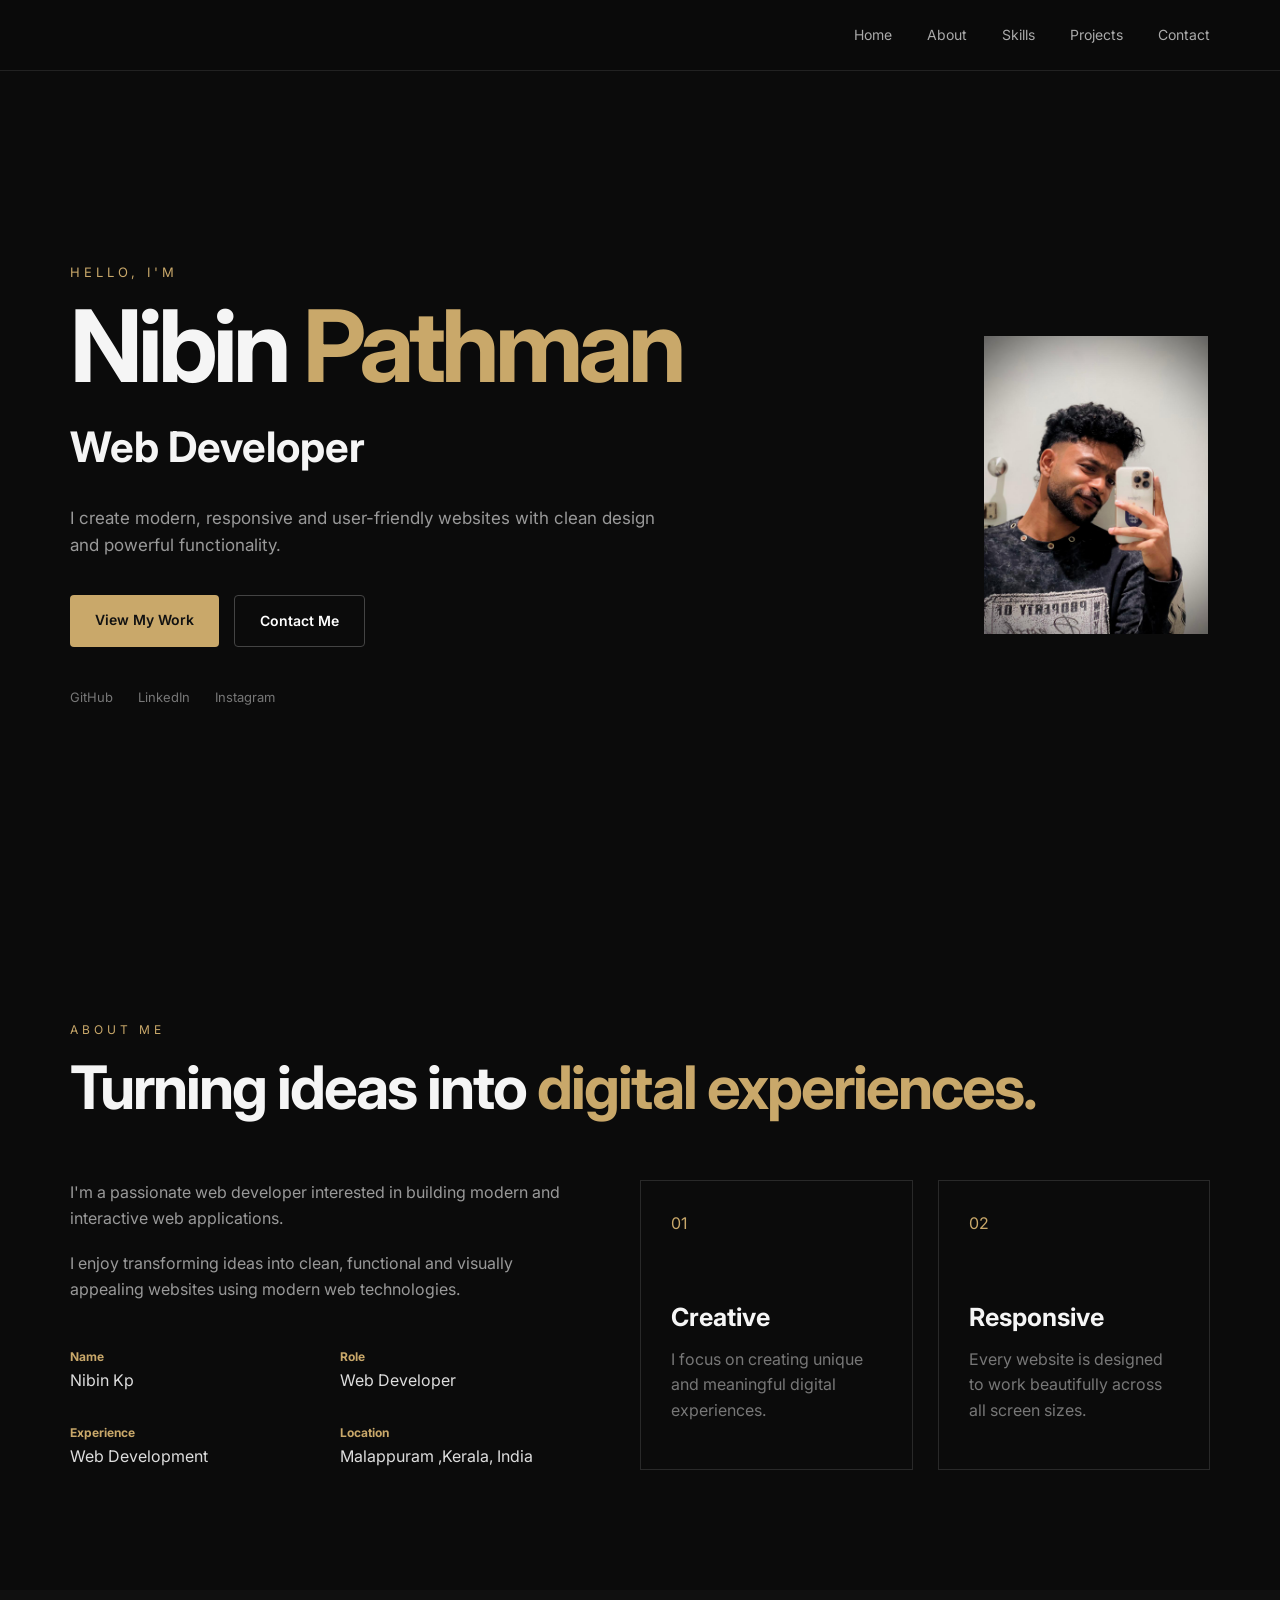
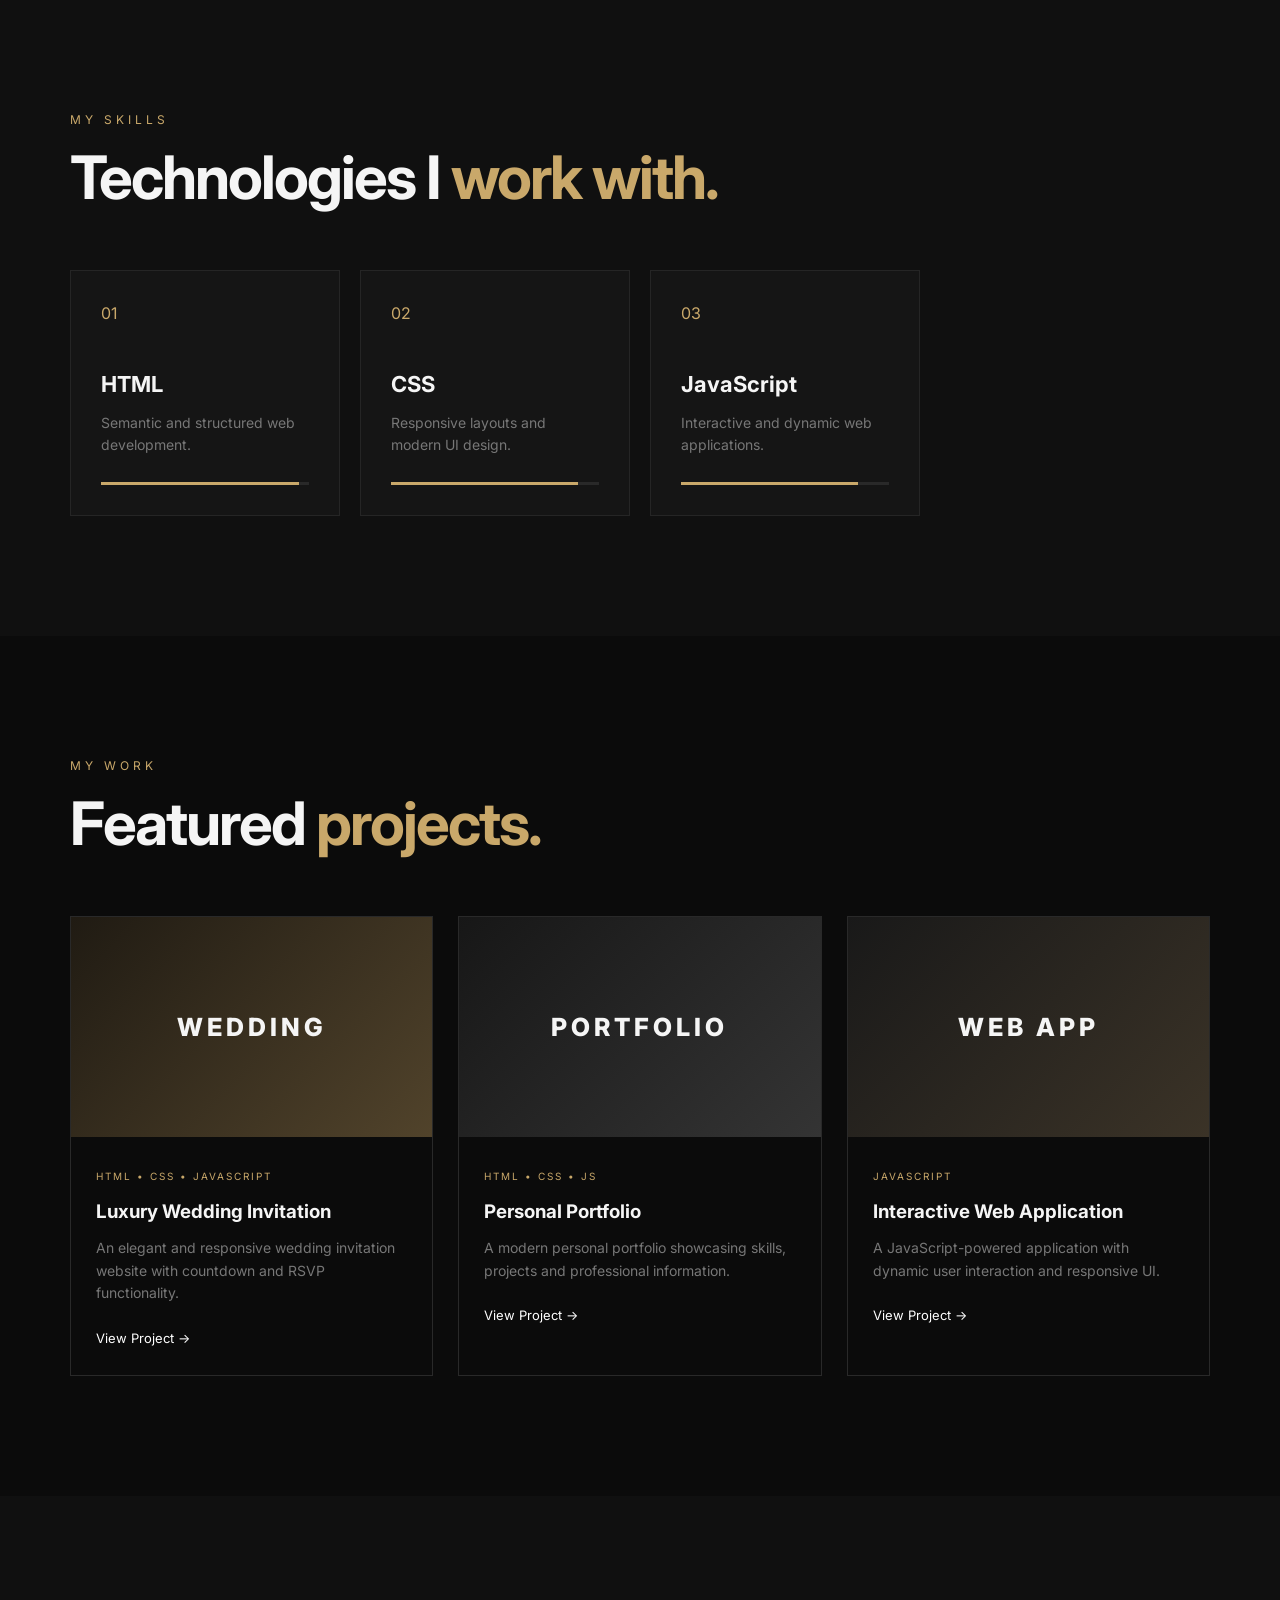
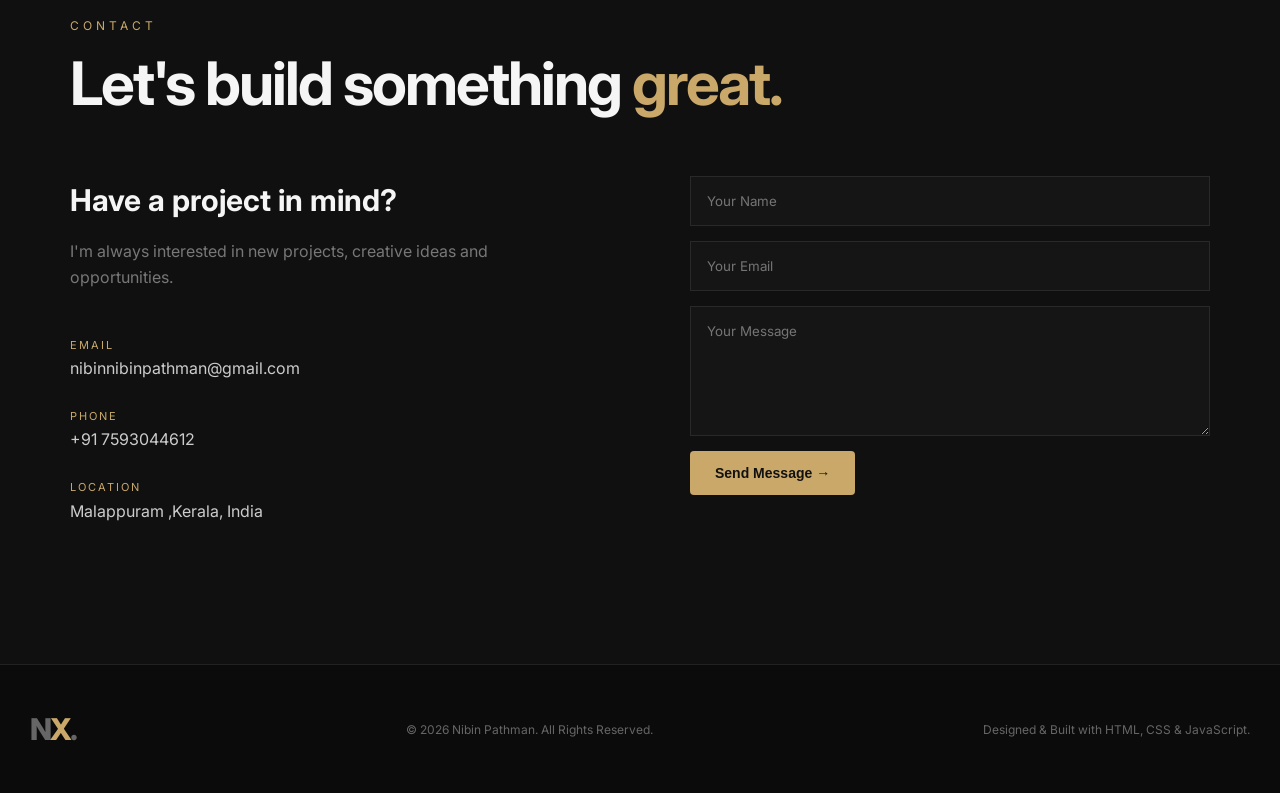
<file: index.html>
<!DOCTYPE html>
<html lang="en">
<head>
    <meta charset="UTF-8">
    <meta name="viewport" content="width=device-width, initial-scale=1.0">

    <title>Nibin | Web Developer Portfolio</title>

    <link rel="stylesheet" href="nx.css">

    <!-- Google Font -->
    <link rel="preconnect" href="https://fonts.googleapis.com">
    <link rel="preconnect" href="https://fonts.gstatic.com" crossorigin>
    <link href="https://fonts.googleapis.com/css2?family=Inter:wght@400;500;600;700;800&display=swap" rel="stylesheet">
    
</head>

<body>

    <!-- Navbar -->
    <header>
        <nav class="navbar">
            <div class="logo"> </div>
                

            <ul class="nav-links" id="navLinks">
                <li><a href="#home">Home</a></li>
                <li><a href="#about">About</a></li>
                <li><a href="#skills">Skills</a></li>
                <li><a href="#projects">Projects</a></li>
                <li><a href="#contact">Contact</a></li>
            </ul>

            <button class="menu-btn" id="menuBtn">☰</button>
        </nav>
    </header>

    <!-- Hero -->
    <section class="hero" id="home">

        <div class="hero-content">

            <p class="small-title">HELLO, I'M</p>

            <h1>Nibin <span>Pathman</span></h1>

            <h2>Web Developer </h2>

            <p class="hero-text">
                I create modern, responsive and user-friendly websites
                with clean design and powerful functionality.
            </p>

            <div class="hero-buttons">
                <a href="#projects" class="btn primary">View My Work</a>
                <a href="#contact" class="btn secondary">Contact Me</a>
            </div>

            <div class="social-links">
                <a href="#">GitHub</a>
                <a href="www.linkedin.com/in/nibin-kp-68104941a">LinkedIn</a>
                <a href="https://www.instagram.com/nx._bin_?igsh=N20yNTFtMjd3NWpn&utm_source=qr">Instagram</a>
            
            </div>

        </div>

        <div class="hero-card">
            <div class="profile-circle">
                <img src="newnibin.jpg">
            </div>

            
        </div>

    </section>


    <!-- About -->
    <section class="section" id="about">

        <div class="section-title">
            <p>ABOUT ME</p>
            <h2>Turning ideas into <span>digital experiences.</span></h2>
        </div>

        <div class="about-container">

            <div class="about-text">
                <p>
                    I'm a passionate web developer interested in building
                    modern and interactive web applications.
                </p>

                <p>
                    I enjoy transforming ideas into clean, functional and
                    visually appealing websites using modern web technologies.
                </p>

                <div class="about-info">

                    <div>
                        <strong>Name</strong>
                        <p>Nibin Kp</p>
                    </div>

                    <div>
                        <strong>Role</strong>
                        <p>Web Developer</p>
                    </div>

                    <div>
                        <strong>Experience</strong>
                        <p>Web Development</p>
                    </div>

                    <div>
                        <strong>Location</strong>
                        <p>Malappuram ,Kerala, India</p>
                    </div>

                </div>
            </div>

            <div class="about-box">
                <div class="number">01</div>
                <h3>Creative</h3>
                <p>
                    I focus on creating unique and meaningful
                    digital experiences.
                </p>
            </div>

            <div class="about-box">
                <div class="number">02</div>
                <h3>Responsive</h3>
                <p>
                    Every website is designed to work beautifully
                    across all screen sizes.
                </p>
            </div>

        </div>

    </section>


    <!-- Skills -->
    <section class="section skills-section" id="skills">

        <div class="section-title">
            <p>MY SKILLS</p>
            <h2>Technologies I <span>work with.</span></h2>
        </div>

        <div class="skills-grid">

            <div class="skill-card">
                <div class="skill-icon">01</div>
                <h3>HTML</h3>
                <p>Semantic and structured web development.</p>
                <div class="progress"><span style="width: 95%"></span></div>
            </div>

            <div class="skill-card">
                <div class="skill-icon">02</div>
                <h3>CSS</h3>
                <p>Responsive layouts and modern UI design.</p>
                <div class="progress"><span style="width: 90%"></span></div>
            </div>

            <div class="skill-card">
                <div class="skill-icon">03</div>
                <h3>JavaScript</h3>
                <p>Interactive and dynamic web applications.</p>
                <div class="progress"><span style="width: 85%"></span></div>
            </div>

            <!-- <div class="skill-card">
                <div class="skill-icon">04</div>
                <h3>React</h3>
                <p>Component-based modern web interfaces.</p>
                <div class="progress"><span style="width: 75%"></span></div>
            </div> -->

        </div>

    </section>


    <!-- Projects -->
    <section class="section" id="projects">

        <div class="section-title">
            <p>MY WORK</p>
            <h2>Featured <span>projects.</span></h2>
        </div>

        <div class="projects-grid">

            <div class="project-card">
                <div class="project-image wedding">
                    WEDDING
                </div>

                <div class="project-content">
                    <span>HTML • CSS • JAVASCRIPT</span>
                    <h3>Luxury Wedding Invitation</h3>
                    <p>
                        An elegant and responsive wedding invitation
                        website with countdown and RSVP functionality.
                    </p>
                    <a href="https://ajith-deepthi-wedding-card.vercel.app/">View Project →</a>
                </div>
            </div>


            <div class="project-card">
                <div class="project-image portfolio">
                    PORTFOLIO
                </div>

                <div class="project-content">
                    <span>HTML • CSS • JS</span>
                    <h3>Personal Portfolio</h3>
                    <p>
                        A modern personal portfolio showcasing skills,
                        projects and professional information.
                    </p>
                    <a href="#">View Project →</a>
                </div>
            </div>


            <div class="project-card">
                <div class="project-image app">
                    WEB APP
                </div>

                <div class="project-content">
                    <span>JAVASCRIPT</span>
                    <h3>Interactive Web Application</h3>
                    <p>
                        A JavaScript-powered application with dynamic
                        user interaction and responsive UI.
                    </p>
                    <a href="#">View Project →</a>
                </div>
            </div>

        </div>

    </section>


    <!-- Contact -->
    <section class="section contact-section" id="contact">

        <div class="section-title">
            <p>CONTACT</p>
            <h2>Let's build something <span>great.</span></h2>
        </div>

        <div class="contact-container">

            <div class="contact-info">

                <h3>Have a project in mind?</h3>

                <p>
                    I'm always interested in new projects,
                    creative ideas and opportunities.
                </p>

                <div class="contact-item">
                    <span>Email</span>
                    <p>nibinnibinpathman@gmail.com</p>
                </div>

                <div class="contact-item">
                    <span>Phone</span>
                    <p>+91 7593044612</p>
                </div>

                <div class="contact-item">
                    <span>Location</span>
                    <p>Malappuram ,Kerala, India</p>
                </div>

            </div>


            <form id="contactForm">

                <input type="text" id="name" placeholder="Your Name" required>

                <input type="email" id="email" placeholder="Your Email" required>

                <textarea id="message" rows="6"
                    placeholder="Your Message" required></textarea>

                <button type="submit" class="btn primary">
                    Send Message →
                  
                </button>

            </form>

        </div>

    </section>


    <!-- Footer -->
    <footer>
        <div class="logo">N<span>X</span>.</div>

        <p>© 2026 Nibin Pathman. All Rights Reserved.</p>

        <p>Designed & Built with HTML, CSS & JavaScript.</p>
    </footer>


    <script src="nx.js"></script>

</body>
</html>
</file>
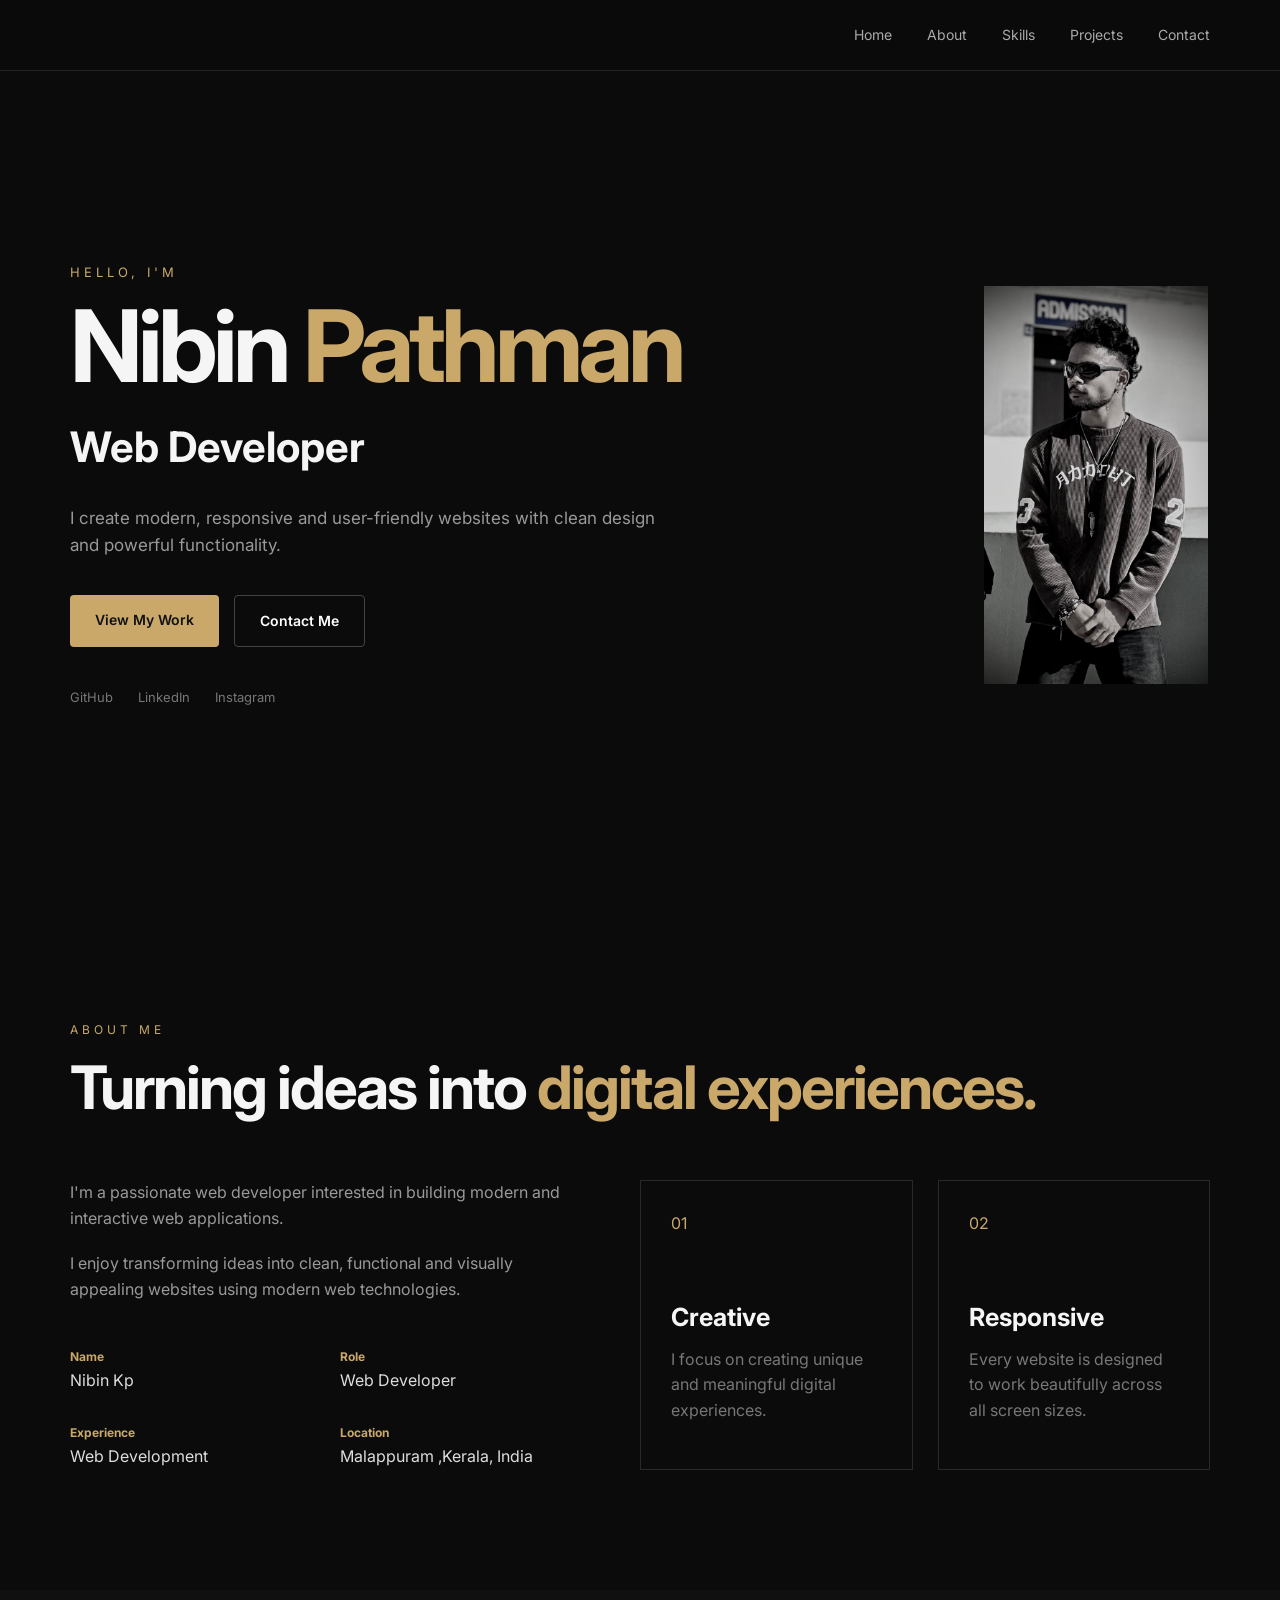
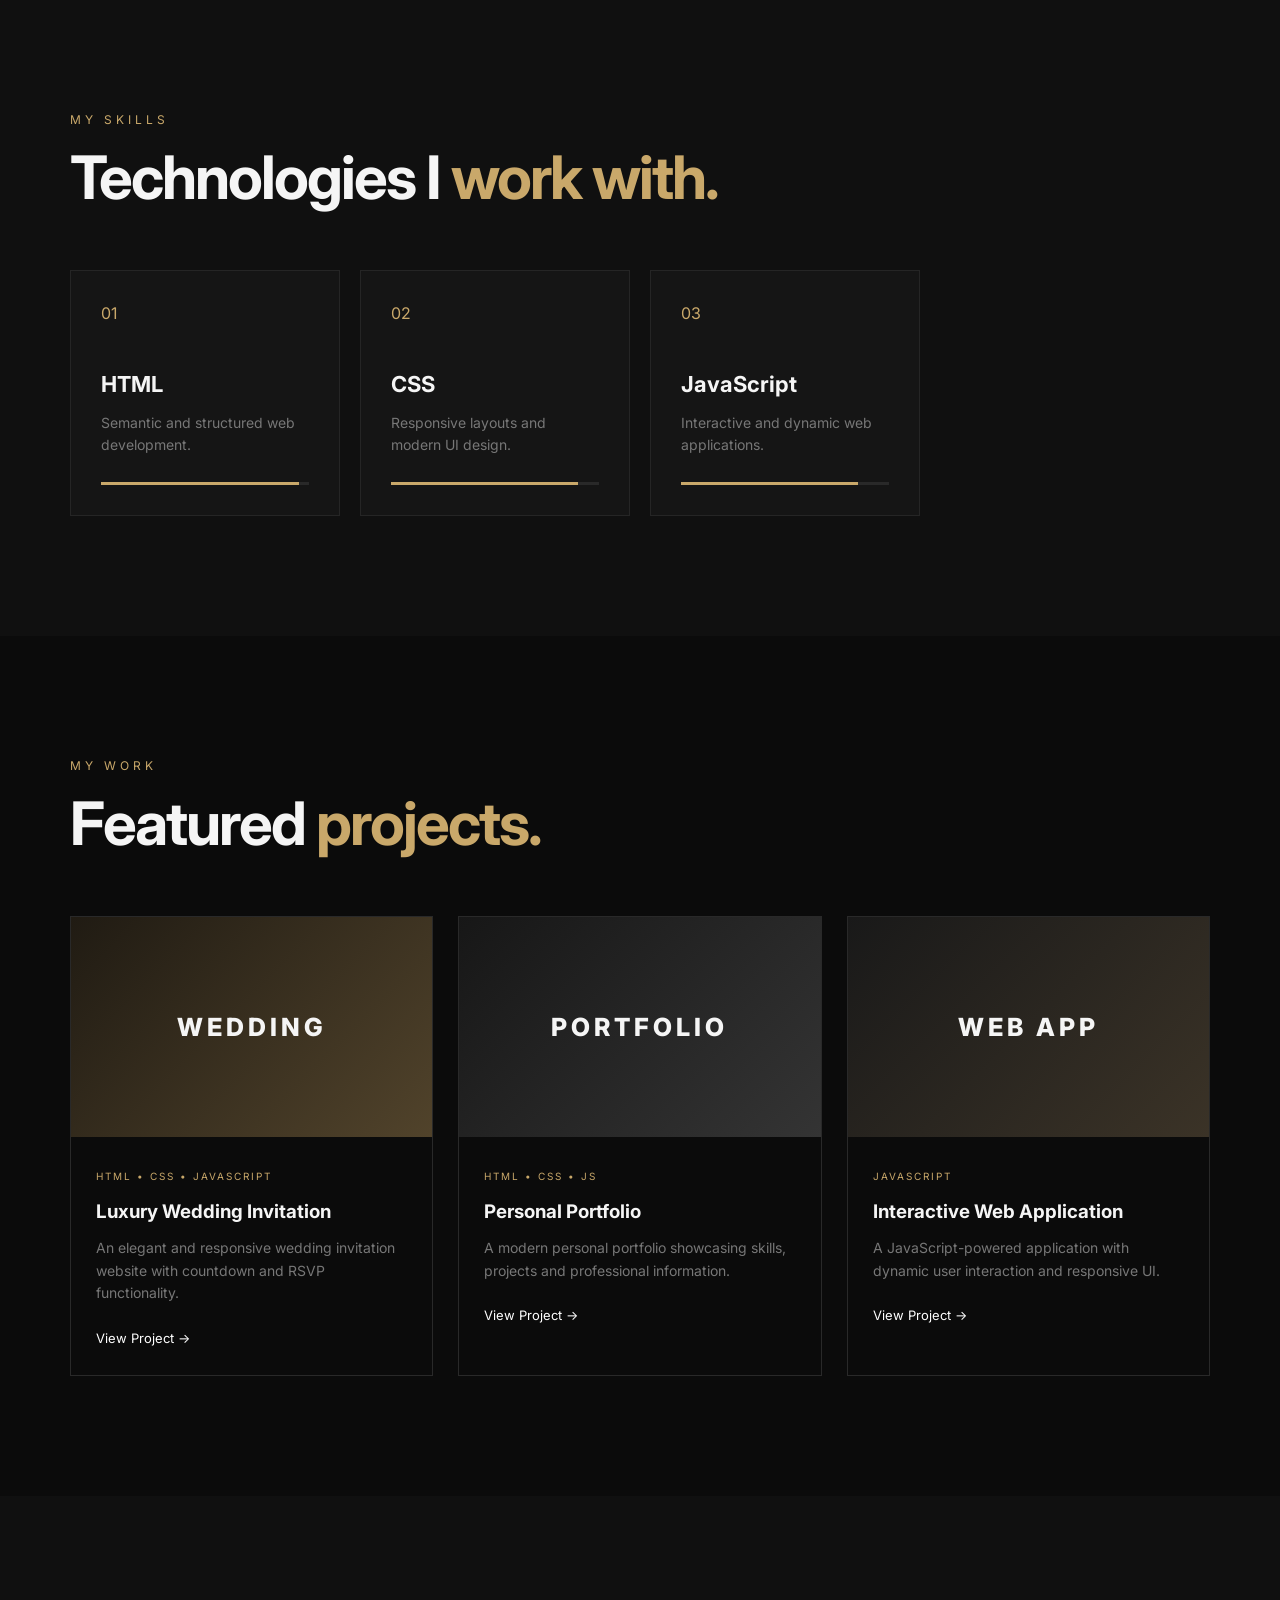
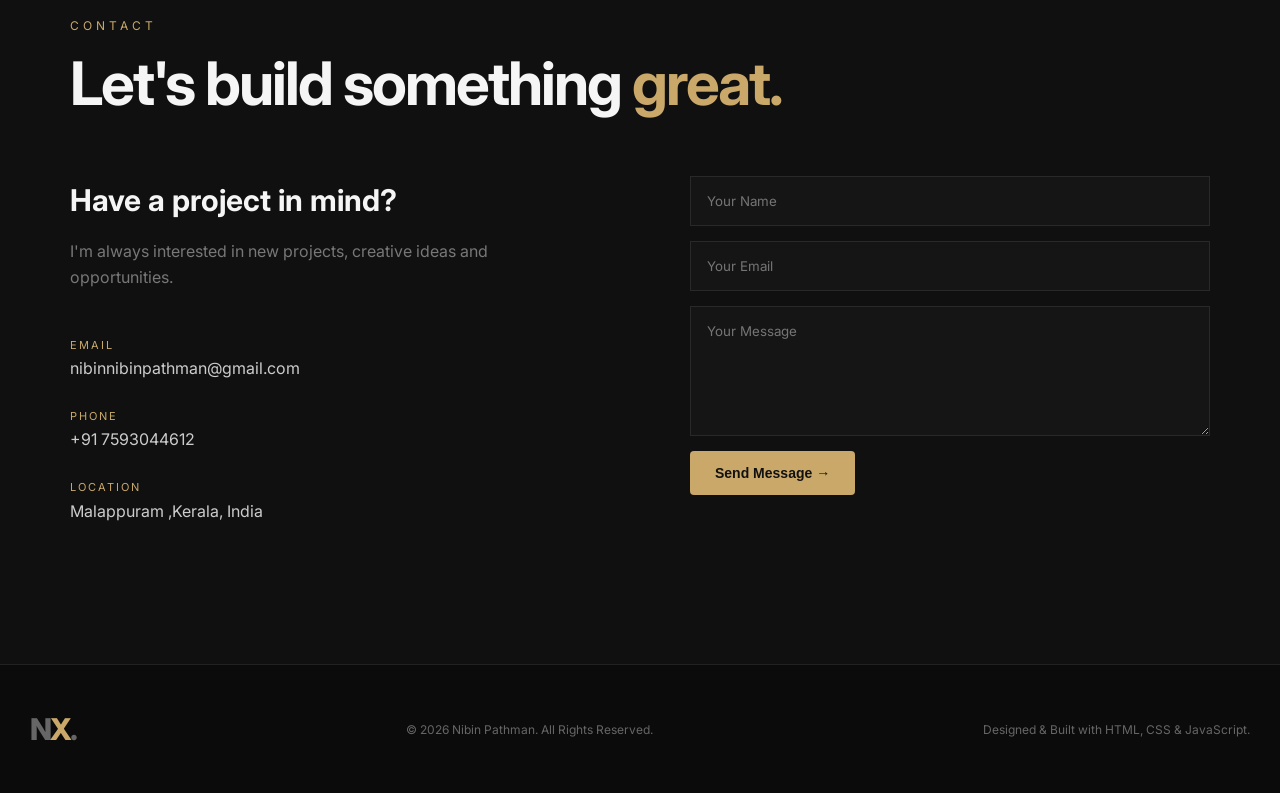
<file: portfolio nx/index.html>
<!DOCTYPE html>
<html lang="en">
<head>
    <meta charset="UTF-8">
    <meta name="viewport" content="width=device-width, initial-scale=1.0">

    <title>Nibin | Web Developer Portfolio</title>

    <link rel="stylesheet" href="nx.css">

    <!-- Google Font -->
    <link rel="preconnect" href="https://fonts.googleapis.com">
    <link rel="preconnect" href="https://fonts.gstatic.com" crossorigin>
    <link href="https://fonts.googleapis.com/css2?family=Inter:wght@400;500;600;700;800&display=swap" rel="stylesheet">
    
</head>

<body>

    <!-- Navbar -->
    <header>
        <nav class="navbar">
            <div class="logo"> </div>
                

            <ul class="nav-links" id="navLinks">
                <li><a href="#home">Home</a></li>
                <li><a href="#about">About</a></li>
                <li><a href="#skills">Skills</a></li>
                <li><a href="#projects">Projects</a></li>
                <li><a href="#contact">Contact</a></li>
            </ul>

            <button class="menu-btn" id="menuBtn">☰</button>
        </nav>
    </header>

    <!-- Hero -->
    <section class="hero" id="home">

        <div class="hero-content">

            <p class="small-title">HELLO, I'M</p>

            <h1>Nibin <span>Pathman</span></h1>

            <h2>Web Developer </h2>

            <p class="hero-text">
                I create modern, responsive and user-friendly websites
                with clean design and powerful functionality.
            </p>

            <div class="hero-buttons">
                <a href="#projects" class="btn primary">View My Work</a>
                <a href="#contact" class="btn secondary">Contact Me</a>
            </div>

            <div class="social-links">
                <a href="#">GitHub</a>
                <a href="www.linkedin.com/in/nibin-kp-68104941a">LinkedIn</a>
                <a href="https://www.instagram.com/nx._bin_?igsh=N20yNTFtMjd3NWpn&utm_source=qr">Instagram</a>
            
            </div>

        </div>

        <div class="hero-card">
            <div class="profile-circle">
                <img src="nibi.jpeg">
            </div>

            
        </div>

    </section>


    <!-- About -->
    <section class="section" id="about">

        <div class="section-title">
            <p>ABOUT ME</p>
            <h2>Turning ideas into <span>digital experiences.</span></h2>
        </div>

        <div class="about-container">

            <div class="about-text">
                <p>
                    I'm a passionate web developer interested in building
                    modern and interactive web applications.
                </p>

                <p>
                    I enjoy transforming ideas into clean, functional and
                    visually appealing websites using modern web technologies.
                </p>

                <div class="about-info">

                    <div>
                        <strong>Name</strong>
                        <p>Nibin Kp</p>
                    </div>

                    <div>
                        <strong>Role</strong>
                        <p>Web Developer</p>
                    </div>

                    <div>
                        <strong>Experience</strong>
                        <p>Web Development</p>
                    </div>

                    <div>
                        <strong>Location</strong>
                        <p>Malappuram ,Kerala, India</p>
                    </div>

                </div>
            </div>

            <div class="about-box">
                <div class="number">01</div>
                <h3>Creative</h3>
                <p>
                    I focus on creating unique and meaningful
                    digital experiences.
                </p>
            </div>

            <div class="about-box">
                <div class="number">02</div>
                <h3>Responsive</h3>
                <p>
                    Every website is designed to work beautifully
                    across all screen sizes.
                </p>
            </div>

        </div>

    </section>


    <!-- Skills -->
    <section class="section skills-section" id="skills">

        <div class="section-title">
            <p>MY SKILLS</p>
            <h2>Technologies I <span>work with.</span></h2>
        </div>

        <div class="skills-grid">

            <div class="skill-card">
                <div class="skill-icon">01</div>
                <h3>HTML</h3>
                <p>Semantic and structured web development.</p>
                <div class="progress"><span style="width: 95%"></span></div>
            </div>

            <div class="skill-card">
                <div class="skill-icon">02</div>
                <h3>CSS</h3>
                <p>Responsive layouts and modern UI design.</p>
                <div class="progress"><span style="width: 90%"></span></div>
            </div>

            <div class="skill-card">
                <div class="skill-icon">03</div>
                <h3>JavaScript</h3>
                <p>Interactive and dynamic web applications.</p>
                <div class="progress"><span style="width: 85%"></span></div>
            </div>

            <!-- <div class="skill-card">
                <div class="skill-icon">04</div>
                <h3>React</h3>
                <p>Component-based modern web interfaces.</p>
                <div class="progress"><span style="width: 75%"></span></div>
            </div> -->

        </div>

    </section>


    <!-- Projects -->
    <section class="section" id="projects">

        <div class="section-title">
            <p>MY WORK</p>
            <h2>Featured <span>projects.</span></h2>
        </div>

        <div class="projects-grid">

            <div class="project-card">
                <div class="project-image wedding">
                    WEDDING
                </div>

                <div class="project-content">
                    <span>HTML • CSS • JAVASCRIPT</span>
                    <h3>Luxury Wedding Invitation</h3>
                    <p>
                        An elegant and responsive wedding invitation
                        website with countdown and RSVP functionality.
                    </p>
                    <a href="https://ajith-deepthi-wedding-card.vercel.app/">View Project →</a>
                </div>
            </div>


            <div class="project-card">
                <div class="project-image portfolio">
                    PORTFOLIO
                </div>

                <div class="project-content">
                    <span>HTML • CSS • JS</span>
                    <h3>Personal Portfolio</h3>
                    <p>
                        A modern personal portfolio showcasing skills,
                        projects and professional information.
                    </p>
                    <a href="#">View Project →</a>
                </div>
            </div>


            <div class="project-card">
                <div class="project-image app">
                    WEB APP
                </div>

                <div class="project-content">
                    <span>JAVASCRIPT</span>
                    <h3>Interactive Web Application</h3>
                    <p>
                        A JavaScript-powered application with dynamic
                        user interaction and responsive UI.
                    </p>
                    <a href="#">View Project →</a>
                </div>
            </div>

        </div>

    </section>


    <!-- Contact -->
    <section class="section contact-section" id="contact">

        <div class="section-title">
            <p>CONTACT</p>
            <h2>Let's build something <span>great.</span></h2>
        </div>

        <div class="contact-container">

            <div class="contact-info">

                <h3>Have a project in mind?</h3>

                <p>
                    I'm always interested in new projects,
                    creative ideas and opportunities.
                </p>

                <div class="contact-item">
                    <span>Email</span>
                    <p>nibinnibinpathman@gmail.com</p>
                </div>

                <div class="contact-item">
                    <span>Phone</span>
                    <p>+91 7593044612</p>
                </div>

                <div class="contact-item">
                    <span>Location</span>
                    <p>Malappuram ,Kerala, India</p>
                </div>

            </div>


            <form id="contactForm">

                <input type="text" id="name" placeholder="Your Name" required>

                <input type="email" id="email" placeholder="Your Email" required>

                <textarea id="message" rows="6"
                    placeholder="Your Message" required></textarea>

                <button type="submit" class="btn primary">
                    Send Message →
                  
                </button>

            </form>

        </div>

    </section>


    <!-- Footer -->
    <footer>
        <div class="logo">N<span>X</span>.</div>

        <p>© 2026 Nibin Pathman. All Rights Reserved.</p>

        <p>Designed & Built with HTML, CSS & JavaScript.</p>
    </footer>


    <script src="nx.js"></script>

</body>
</html>
</file>
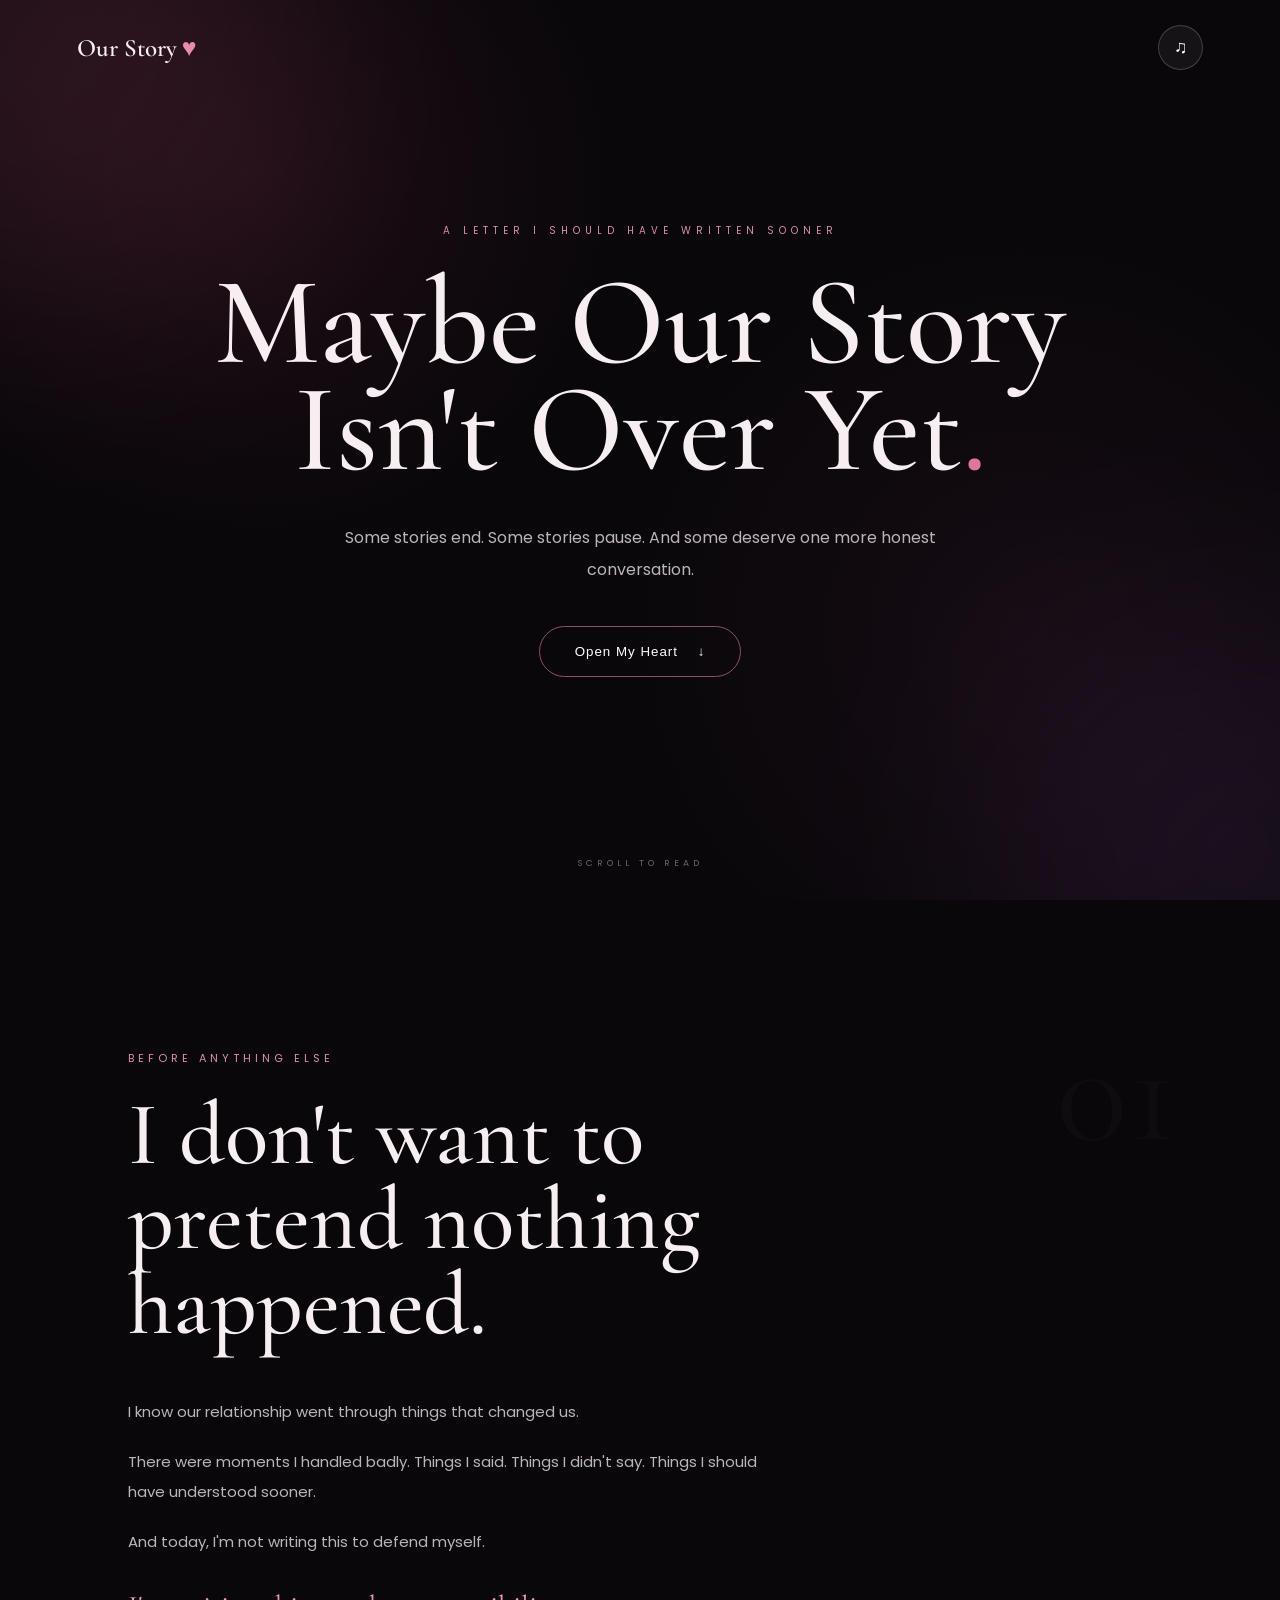
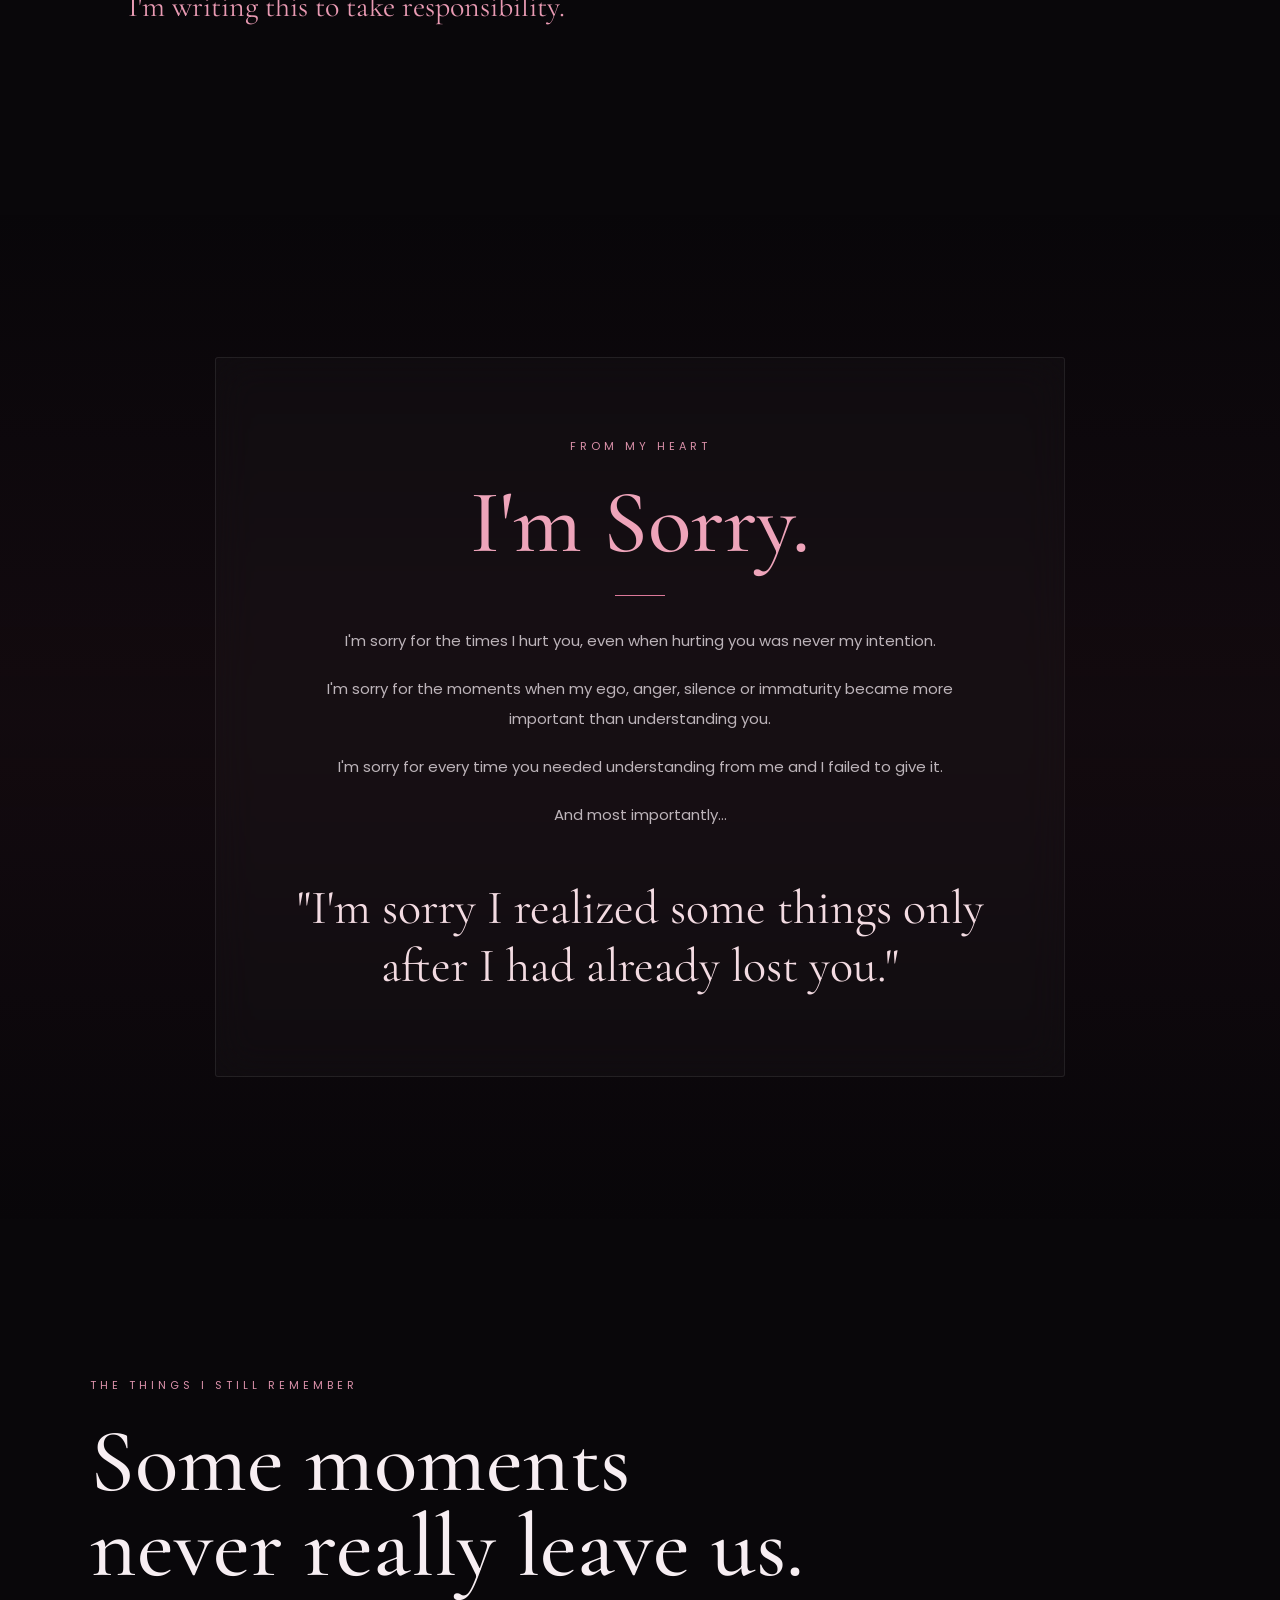
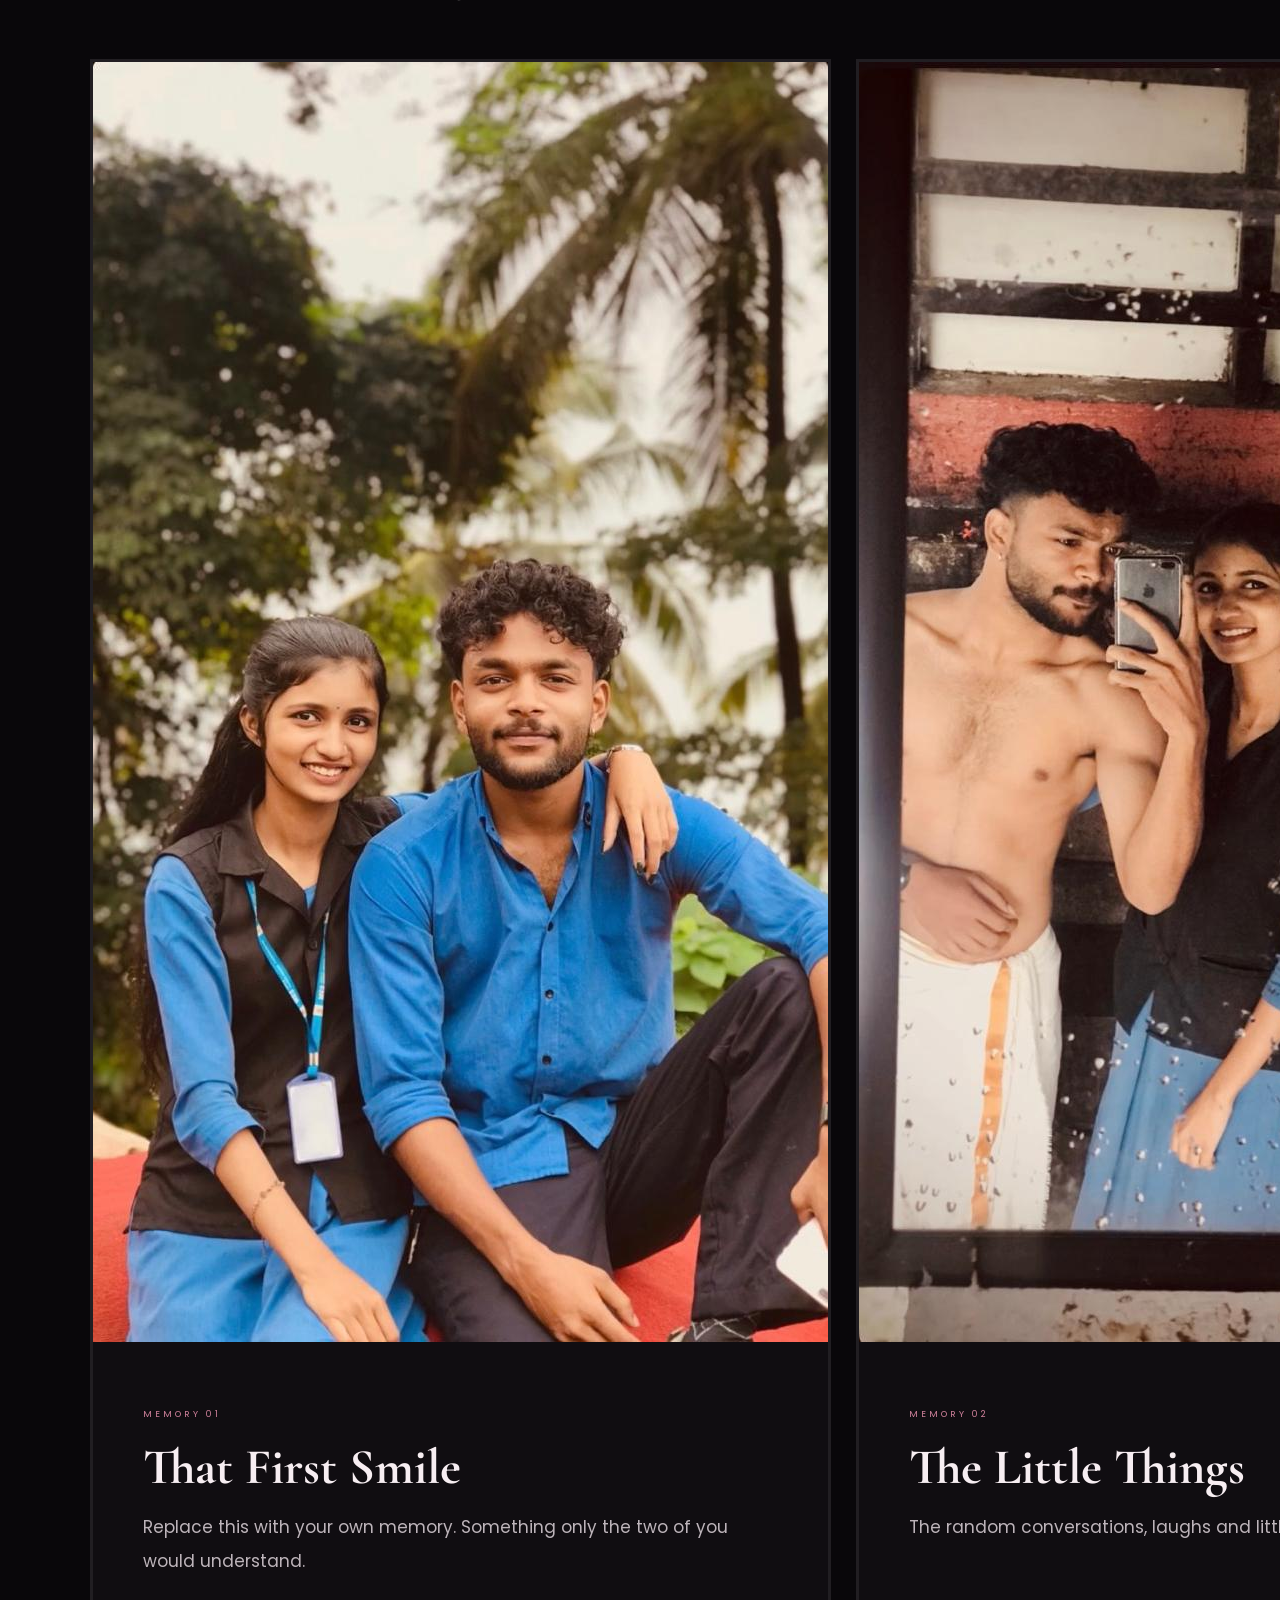
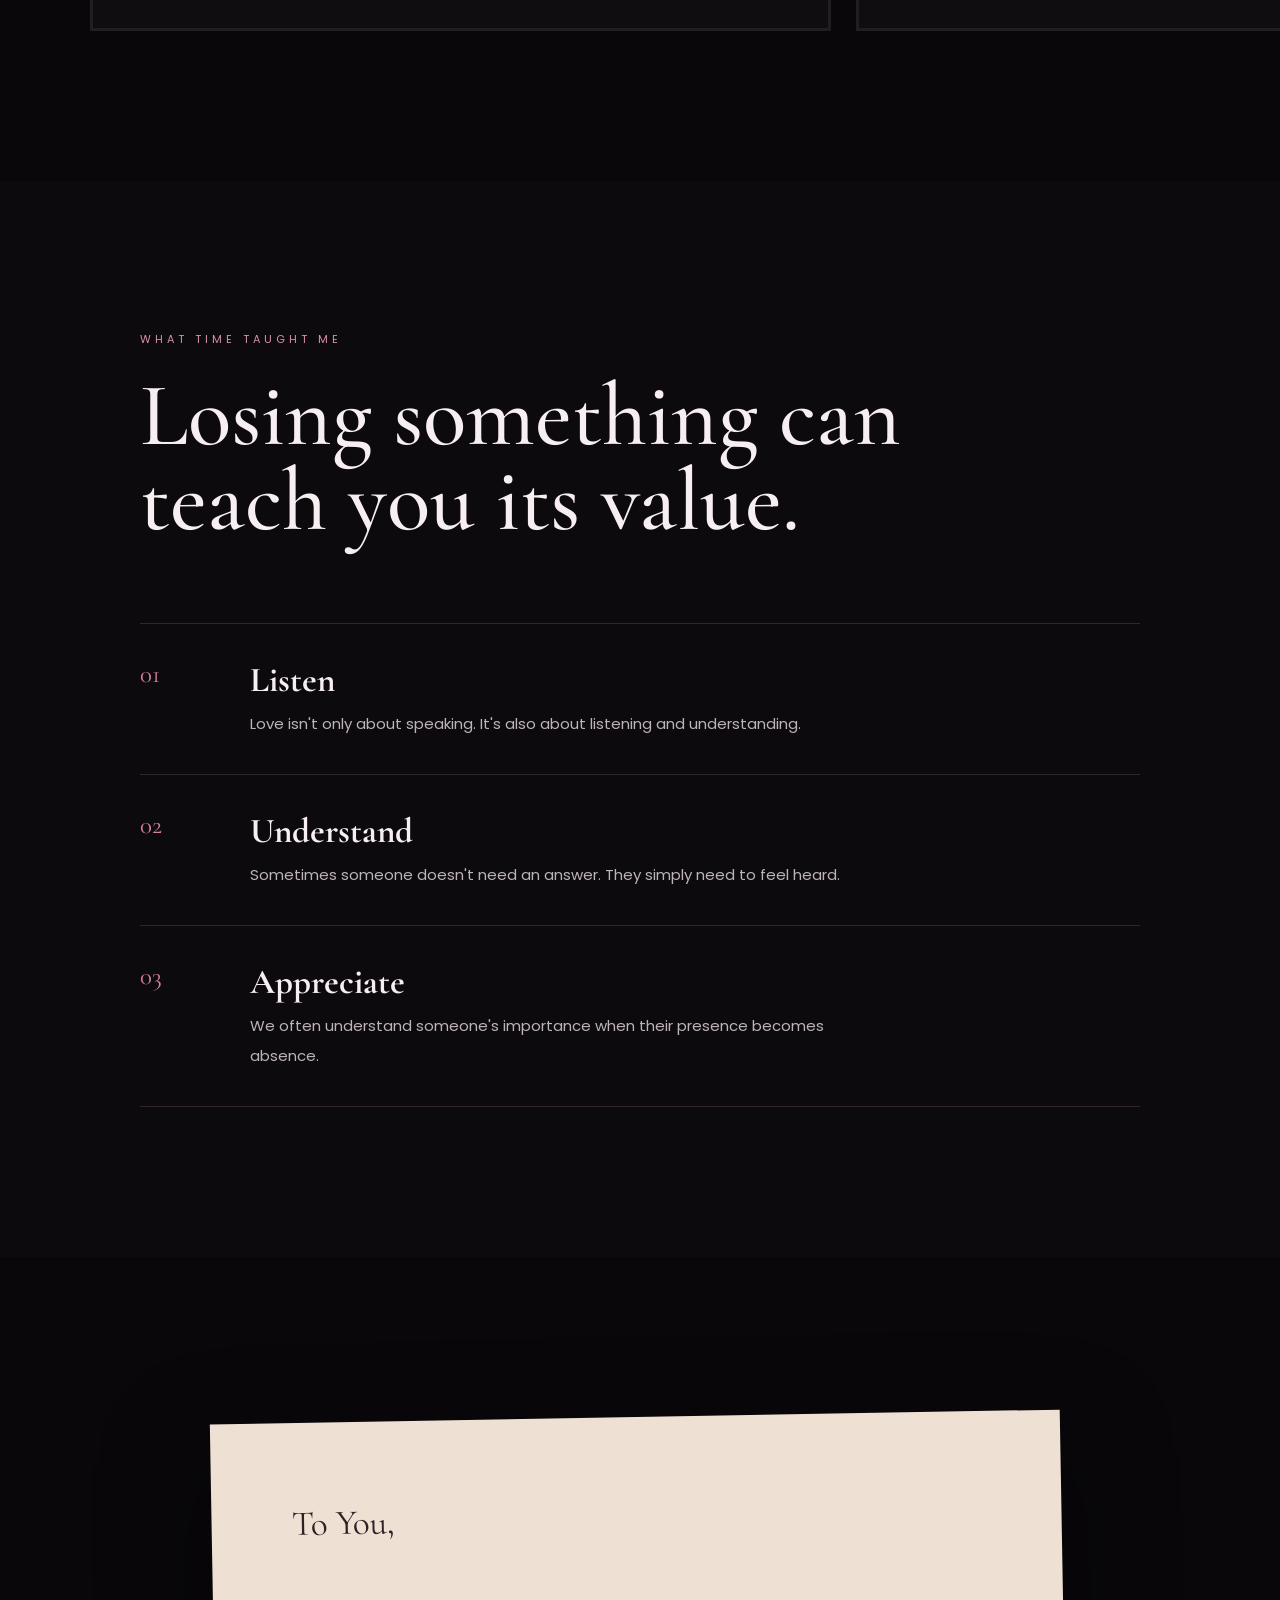
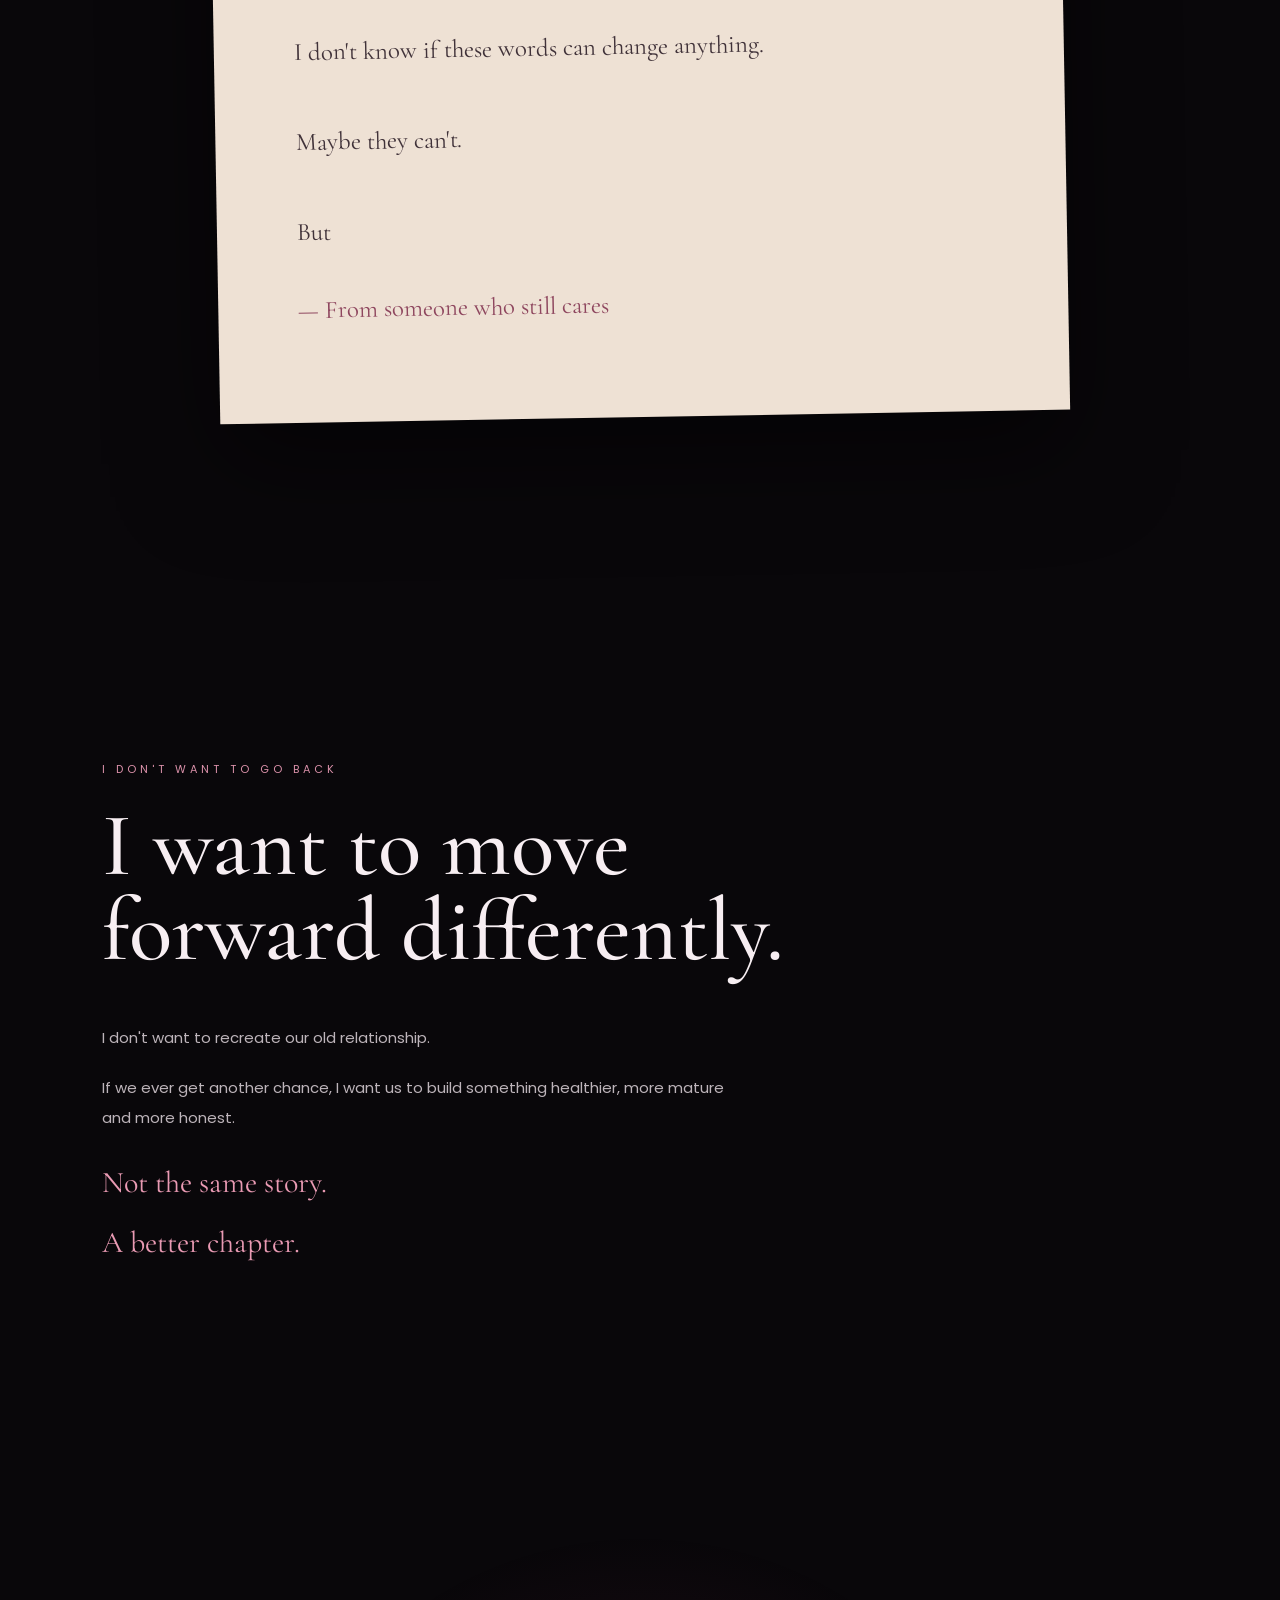
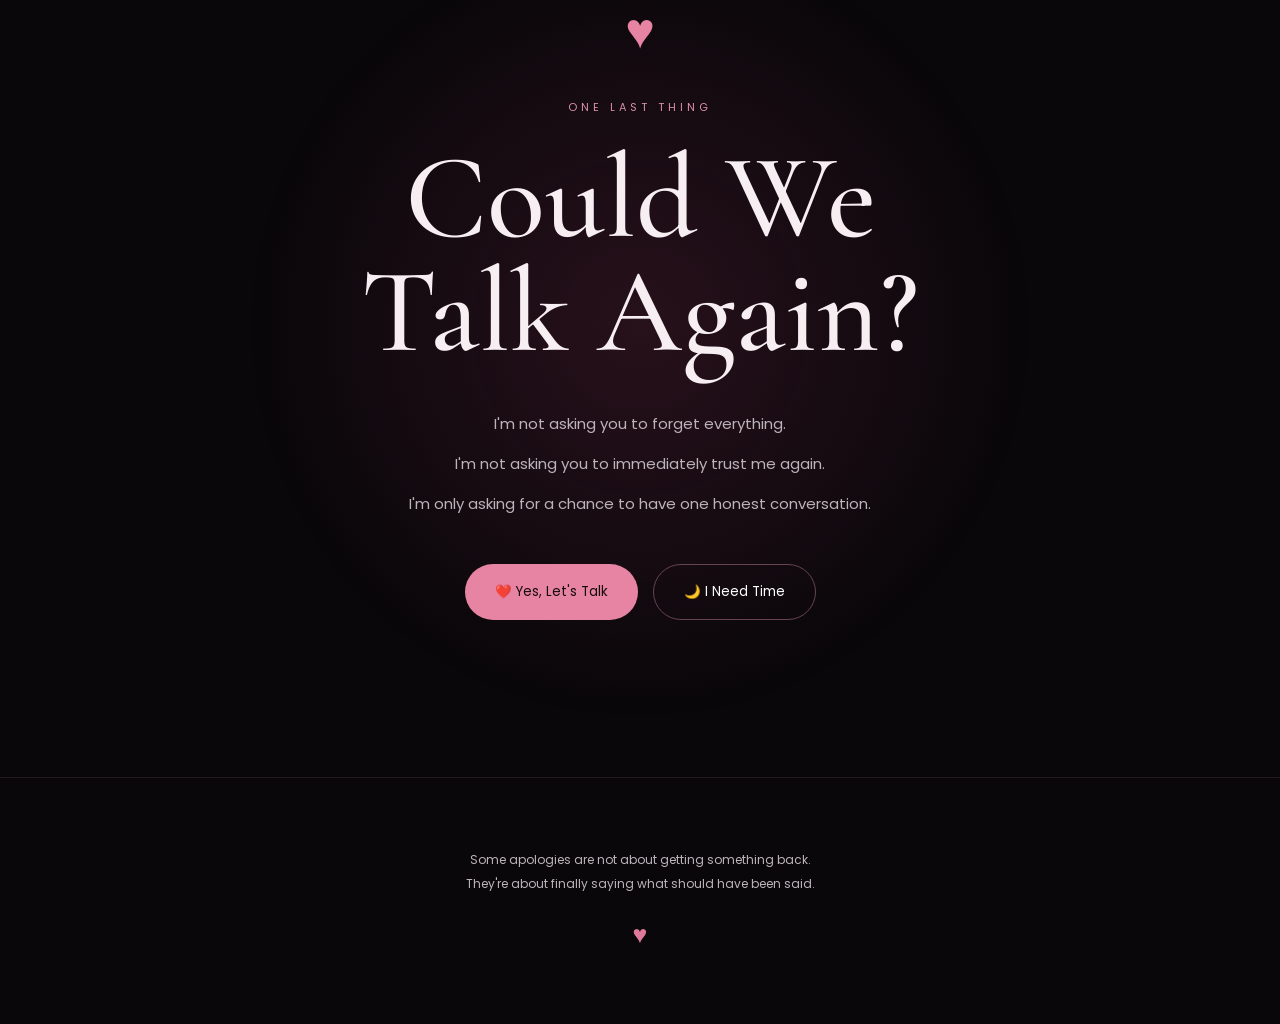
<file: websitespractices/devik.html>
<!DOCTYPE html>
<html lang="en">
<head>
    <meta charset="UTF-8">
    <meta name="viewport" content="width=device-width, initial-scale=1.0">

    <title>One More Chapter ❤️</title>

    <link rel="stylesheet" href="devik.css">

    <link rel="preconnect" href="https://fonts.googleapis.com">
    <link rel="preconnect" href="https://fonts.gstatic.com" crossorigin>

    <link href="https://fonts.googleapis.com/css2?family=Cormorant+Garamond:wght@400;500;600;700&family=Poppins:wght@300;400;500;600&display=swap" rel="stylesheet">
</head>

<body>

    <!-- Background -->
    <div class="background">
        <div class="glow glow-one"></div>
        <div class="glow glow-two"></div>
        <div class="stars"></div>
    </div>

    <!-- Floating Hearts -->
    <div id="heartContainer"></div>


    <!-- NAVIGATION -->

    <nav>
        <div class="logo">Our Story<span>♥</span></div>

        <button id="musicBtn">
            ♫
        </button>
    </nav>


    <!-- HERO -->

    <section class="hero">

        <div class="hero-content">

            <div class="tiny-title">
                A LETTER I SHOULD HAVE WRITTEN SOONER
            </div>

            <h1>
                Maybe Our Story<br>
                Isn't Over Yet<span>.</span>
            </h1>

            <p>
                Some stories end.
                Some stories pause.
                And some deserve one more honest conversation.
            </p>

            <button class="begin-btn" id="beginBtn">
                Open My Heart
                <span>↓</span>
            </button>

        </div>

        <div class="scroll-text">
            SCROLL TO READ
        </div>

    </section>


    <!-- INTRODUCTION -->

    <section class="story-section">

        <div class="section-number">01</div>

        <div class="content">

            <div class="eyebrow">
                BEFORE ANYTHING ELSE
            </div>

            <h2>
                I don't want to<br>
                pretend nothing happened.
            </h2>

            <p>
                I know our relationship went through things
                that changed us.
            </p>

            <p>
                There were moments I handled badly.
                Things I said.
                Things I didn't say.
                Things I should have understood sooner.
            </p>

            <p>
                And today, I'm not writing this to defend myself.
            </p>

            <p class="highlight">
                I'm writing this to take responsibility.
            </p>

        </div>

    </section>


    <!-- APOLOGY -->

    <section class="apology-section">

        <div class="apology-card">

            <div class="eyebrow">
                FROM MY HEART
            </div>

            <h2>
                I'm Sorry.
            </h2>

            <div class="line"></div>

            <p>
                I'm sorry for the times I hurt you,
                even when hurting you was never my intention.
            </p>

            <p>
                I'm sorry for the moments when my ego,
                anger, silence or immaturity became
                more important than understanding you.
            </p>

            <p>
                I'm sorry for every time you needed
                understanding from me and I failed to give it.
            </p>

            <p>
                And most importantly...
            </p>

            <div class="big-quote">
                "I'm sorry I realized some things
                only after I had already lost you."
            </div>

        </div>

    </section>


    <!-- MEMORIES -->

    <section class="memories-section">

        <div class="section-heading">

            <div class="eyebrow">
                THE THINGS I STILL REMEMBER
            </div>

            <h2>
                Some moments<br>
                never really leave us.
            </h2>

        </div>


        <div class="memory-grid">

            <div class="memory-card">
                <!-- <div class="memory-image image-one"></div> -->
                 <img src="4.jpg">

                <div class="memory-content">
                    <span>MEMORY 01</span>
                    <h3>That First Smile</h3>
                    <p>
                        Replace this with your own memory.
                        Something only the two of you would understand.
                    </p>
                </div>
            </div>


            <div class="memory-card">
                <!-- <div class="memory-image image-two"></div> -->
                 <img src="devika1.jpg" >

                <div class="memory-content">
                    <span>MEMORY 02</span>
                    <h3>The Little Things</h3>
                    <p>
                        The random conversations,
                        laughs and little moments.
                    </p>
                </div>
            </div>


            <div class="memory-card">
                <!-- <div class="memory-image image-three"></div> -->
                 <img src="3.jpg">

                <div class="memory-content">
                    <span>MEMORY 03</span>
                    <h3>The Moments That Stayed</h3>
                    <p>
                        Some memories become part of us,
                        even when life changes.
                    </p>
                </div>
            </div>

        </div>

    </section>


    <!-- WHAT I LEARNED -->

    <section class="lesson-section">

        <div class="lesson-container">

            <div class="eyebrow">
                WHAT TIME TAUGHT ME
            </div>

            <h2>
                Losing something
                can teach you its value.
            </h2>

            <div class="lessons">

                <div class="lesson">
                    <span>01</span>

                    <div>
                        <h3>Listen</h3>

                        <p>
                            Love isn't only about speaking.
                            It's also about listening
                            and understanding.
                        </p>
                    </div>
                </div>


                <div class="lesson">
                    <span>02</span>

                    <div>
                        <h3>Understand</h3>

                        <p>
                            Sometimes someone doesn't need
                            an answer. They simply need
                            to feel heard.
                        </p>
                    </div>
                </div>


                <div class="lesson">
                    <span>03</span>

                    <div>
                        <h3>Appreciate</h3>

                        <p>
                            We often understand someone's
                            importance when their presence
                            becomes absence.
                        </p>
                    </div>
                </div>

            </div>

        </div>

    </section>


    <!-- LETTER -->

    <section class="letter-section">

        <div class="letter">

            <div class="letter-top">
                To You,
            </div>

            <div id="typingLetter"></div>

            <div class="signature">
                — From someone who still cares
            </div>

        </div>

    </section>


    <!-- FUTURE -->

    <section class="future-section">

        <div class="future-content">

            <div class="eyebrow">
                I DON'T WANT TO GO BACK
            </div>

            <h2>
                I want to move<br>
                forward differently.
            </h2>

            <p>
                I don't want to recreate our old relationship.
            </p>

            <p>
                If we ever get another chance,
                I want us to build something healthier,
                more mature and more honest.
            </p>

            <p class="highlight">
                Not the same story.
                <br>
                A better chapter.
            </p>

        </div>

    </section>


    <!-- FINAL QUESTION -->

    <section class="final-section">

        <div class="final-content">

            <div class="heart-icon">
                ♥
            </div>

            <div class="eyebrow">
                ONE LAST THING
            </div>

            <h2>
                Could We<br>
                Talk Again?
            </h2>

            <p>
                I'm not asking you to forget everything.
            </p>

            <p>
                I'm not asking you to immediately
                trust me again.
            </p>

            <p>
                I'm only asking for a chance
                to have one honest conversation.
            </p>

            <div class="choice-buttons">

                <button id="talkBtn">
                    ❤️ Yes, Let's Talk
                </button>

                <button id="timeBtn">
                    🌙 I Need Time
                </button>

            </div>

            <div id="finalMessage"></div>

        </div>

    </section>


    <!-- FOOTER -->

    <footer>

        <p>
            Some apologies are not about getting something back.
        </p>

        <p>
            They're about finally saying what should have been said.
        </p>

        <div class="footer-heart">
            ♥
        </div>

    </footer>


    <script src="devik.js"></script>

</body>
</html>
</file>
<file: nx.css>
* {
    margin: 0;
    padding: 0;
    box-sizing: border-box;
}

html {
    scroll-behavior: smooth;
}

body {
    font-family: "Inter", sans-serif;
    background: #0b0b0b;
    color: #f5f5f5;
    line-height: 1.6;
}

/* Navbar */

header {
    position: fixed;
    top: 0;
    width: 100%;
    z-index: 1000;
    background: rgba(11, 11, 11, 0.85);
    backdrop-filter: blur(15px);
    border-bottom: 1px solid #222;
}

.navbar {
    max-width: 1200px;
    margin: auto;
    padding: 22px 30px;

    display: flex;
    align-items: center;
    justify-content: space-between;
}

.logo {
    font-size: 30px;
    font-weight: 800;
    letter-spacing: -2px;
}

.logo span {
    color: #c9a86a;
}

.nav-links {
    display: flex;
    gap: 35px;
    list-style: none;
}

.nav-links a {
    color: #aaa;
    text-decoration: none;
    font-size: 14px;
    transition: 0.3s;
}

.nav-links a:hover {
    color: #c9a86a;
}

.menu-btn {
    display: none;
    background: none;
    border: none;
    color: white;
    font-size: 25px;
}


/* Hero */

.hero {
    min-height: 100vh;
    max-width: 1200px;
    margin: auto;
    padding: 150px 30px 80px;

    display: flex;
    align-items: center;
    justify-content: space-between;
    gap: 70px;
}

.hero-content {
    max-width: 700px;
}

.small-title {
    color: #c9a86a;
    font-size: 13px;
    letter-spacing: 4px;
    margin-bottom: 15px;
}

.hero h1 {
    font-size: clamp(55px, 8vw, 100px);
    line-height: 0.95;
    letter-spacing: -5px;
}

.hero h1 span,
.hero h2 span,
.section-title h2 span {
    color: #c9a86a;
}

.hero h2 {
    font-size: clamp(24px, 4vw, 42px);
    margin-top: 20px;
}

.hero-text {
    color: #999;
    max-width: 600px;
    margin-top: 25px;
    font-size: 17px;
}

.hero-buttons {
    display: flex;
    gap: 15px;
    margin-top: 35px;
}

.btn {
    display: inline-block;
    padding: 14px 25px;
    text-decoration: none;
    border-radius: 4px;
    font-weight: 600;
    font-size: 14px;
    border: none;
    cursor: pointer;
}

.primary {
    background: #c9a86a;
    color: #111;
}

.primary:hover {
    background: #e0c386;
}

.secondary {
    border: 1px solid #444;
    color: white;
}

.secondary:hover {
    border-color: #c9a86a;
}

.social-links {
    display: flex;
    gap: 25px;
    margin-top: 40px;
}

.social-links a {
    color: #777;
    text-decoration: none;
    font-size: 13px;
}

.social-links a:hover {
    color: #c9a86a;
}


/* Hero Card */

.hero-card {
    width: 20%;
    height: 20%;
    /* border: 1px solid #292929; */
    display: flex;
    align-items: center;
    justify-content: center;
    overflow: hidden;
    position: relative;

    /* background:
        radial-gradient(circle at center, #1b1b1b, #4d4b4b); */
/* }

.profile-circle {
    width: 190px;
    height: 190px;

    border: 1px solid #c9a86a;
    border-radius: 50%;

    display: flex;
    align-items: center;
    justify-content: center;

    font-size: 50px;
    font-weight: 800;
    color: #c9a86a; */
}

.code-card {
    position: absolute;
    bottom: 25px;
    right: -30px;

    background: #151515;
    border: 1px solid #333;

    padding: 15px 25px;

    font-size: 14px;
}

.code-card span {
    color: #c9a86a;
}


/* Sections */

.section {
    max-width: 1200px;
    margin: auto;
    padding: 120px 30px;
}

.section-title {
    margin-bottom: 60px;
}

.section-title p {
    color: #c9a86a;
    letter-spacing: 4px;
    font-size: 12px;
    margin-bottom: 15px;
}

.section-title h2 {
    font-size: clamp(35px, 5vw, 60px);
    line-height: 1.1;
    letter-spacing: -2px;
}


/* About */

.about-container {
    display: grid;
    grid-template-columns: 2fr 1fr 1fr;
    gap: 25px;
}

.about-text {
    padding-right: 30px;
}

.about-text > p {
    color: #999;
    margin-bottom: 20px;
}

.about-info {
    display: grid;
    grid-template-columns: 1fr 1fr;
    gap: 25px;
    margin-top: 40px;
}

.about-info strong {
    font-size: 12px;
    color: #c9a86a;
}

.about-info p {
    color: #ddd;
}

.about-box {
    min-height: 260px;
    border: 1px solid #292929;
    padding: 30px;

    transition: 0.3s;
}

.about-box:hover {
    transform: translateY(-8px);
    border-color: #c9a86a;
}

.number {
    color: #c9a86a;
    margin-bottom: 60px;
}

.about-box h3 {
    font-size: 25px;
    margin-bottom: 10px;
}

.about-box p {
    color: #777;
}


/* Skills */

.skills-section {
    max-width: 100%;
    background: #101010;
}

.skills-section .section-title,
.skills-grid {
    max-width: 1140px;
    margin-left: auto;
    margin-right: auto;
}

.skills-grid {
    display: grid;
    grid-template-columns: repeat(4, 1fr);
    gap: 20px;
}

.skill-card {
    background: #151515;
    border: 1px solid #252525;
    padding: 30px;
    transition: 0.3s;
}

.skill-card:hover {
    transform: translateY(-8px);
    border-color: #c9a86a;
}

.skill-icon {
    color: #c9a86a;
    margin-bottom: 40px;
}

.skill-card h3 {
    font-size: 22px;
}

.skill-card p {
    color: #777;
    font-size: 14px;
    margin: 10px 0 25px;
}

.progress {
    height: 3px;
    background: #292929;
}

.progress span {
    display: block;
    height: 100%;
    background: #c9a86a;
}


/* Projects */

.projects-grid {
    display: grid;
    grid-template-columns: repeat(3, 1fr);
    gap: 25px;
}

.project-card {
    border: 1px solid #292929;
    overflow: hidden;
    transition: 0.3s;
}

.project-card:hover {
    transform: translateY(-8px);
    border-color: #c9a86a;
}

.project-image {
    height: 220px;

    display: flex;
    align-items: center;
    justify-content: center;

    font-size: 25px;
    font-weight: 800;
    letter-spacing: 4px;
}

.wedding {
    background: linear-gradient(135deg, #201b13, #51432b);
}

.portfolio {
    background: linear-gradient(135deg, #171717, #343434);
}

.app {
    background: linear-gradient(135deg, #191919, #3b3327);
}

.project-content {
    padding: 25px;
}

.project-content > span {
    color: #c9a86a;
    font-size: 10px;
    letter-spacing: 2px;
}

.project-content h3 {
    margin: 10px 0;
}

.project-content p {
    color: #777;
    font-size: 14px;
    margin-bottom: 20px;
}

.project-content a {
    color: white;
    text-decoration: none;
    font-size: 13px;
}

.project-content a:hover {
    color: #c9a86a;
}


/* Contact */

.contact-section {
    background: #101010;
    max-width: 100%;
}

.contact-section .section-title,
.contact-container {
    max-width: 1140px;
    margin-left: auto;
    margin-right: auto;
}

.contact-container {
    display: grid;
    grid-template-columns: 1fr 1fr;
    gap: 100px;
}

.contact-info h3 {
    font-size: 30px;
    margin-bottom: 15px;
}

.contact-info > p {
    color: #777;
    max-width: 450px;
    margin-bottom: 40px;
}

.contact-item {
    margin-bottom: 20px;
}

.contact-item span {
    color: #c9a86a;
    font-size: 11px;
    text-transform: uppercase;
    letter-spacing: 2px;
}

.contact-item p {
    color: #ccc;
}

form {
    display: flex;
    flex-direction: column;
    gap: 15px;
}

input,
textarea {
    width: 100%;
    background: #151515;
    border: 1px solid #292929;
    color: white;
    padding: 16px;
    font-family: inherit;
    outline: none;
}

input:focus,
textarea:focus {
    border-color: #c9a86a;
}

form button {
    width: fit-content;
}


/* Footer */

footer {
    padding: 40px 30px;
    border-top: 1px solid #222;

    display: flex;
    align-items: center;
    justify-content: space-between;

    color: #666;
    font-size: 12px;
}


/* Responsive */

@media (max-width: 900px) {

    .nav-links {
        position: absolute;
        top: 75px;
        left: 0;

        width: 100%;
        background: #101010;

        flex-direction: column;
        align-items: center;

        padding: 30px;

        display: none;
    }

    .nav-links.active {
        display: flex;
    }

    .menu-btn {
        display: block;
    }

    .hero {
        flex-direction: column;
        align-items: flex-start;
    }

    .hero-card {
        align-self: center;
    }

    .about-container {
        grid-template-columns: 1fr 1fr;
    }

    .about-text {
        grid-column: span 2;
    }

    .skills-grid {
        grid-template-columns: 1fr 1fr;
    }

    .projects-grid {
        grid-template-columns: 1fr;
    }

    .contact-container {
        grid-template-columns: 1fr;
        gap: 50px;
    }

}


@media (max-width: 600px) {

    .navbar {
        padding: 18px 20px;
    }

    .hero {
        padding-left: 20px;
        padding-right: 20px;
    }

    .hero h1 {
        letter-spacing: -3px;
    }

    .hero-card {
        width: 100%;
        height: 320px;
    }

    .section {
        padding: 80px 20px;
    }

    .about-container {
        grid-template-columns: 1fr;
    }

    .about-text {
        grid-column: span 1;
    }

    .about-info {
        grid-template-columns: 1fr;
    }

    .skills-grid {
        grid-template-columns: 1fr;
    }

    footer {
        flex-direction: column;
        gap: 15px;
        text-align: center;
    }

}
.profile-circle img {
    width: 224px;
    height: 215%;
    object-fit: contain;
    justify-content: center ;
    display: flex;
    align-items: center;
    background-color: #333;

    
}
</file>
<file: portfolio nx/nx.css>
* {
    margin: 0;
    padding: 0;
    box-sizing: border-box;
}

html {
    scroll-behavior: smooth;
}

body {
    font-family: "Inter", sans-serif;
    background: #0b0b0b;
    color: #f5f5f5;
    line-height: 1.6;
}

/* Navbar */

header {
    position: fixed;
    top: 0;
    width: 100%;
    z-index: 1000;
    background: rgba(11, 11, 11, 0.85);
    backdrop-filter: blur(15px);
    border-bottom: 1px solid #222;
}

.navbar {
    max-width: 1200px;
    margin: auto;
    padding: 22px 30px;

    display: flex;
    align-items: center;
    justify-content: space-between;
}

.logo {
    font-size: 30px;
    font-weight: 800;
    letter-spacing: -2px;
}

.logo span {
    color: #c9a86a;
}

.nav-links {
    display: flex;
    gap: 35px;
    list-style: none;
}

.nav-links a {
    color: #aaa;
    text-decoration: none;
    font-size: 14px;
    transition: 0.3s;
}

.nav-links a:hover {
    color: #c9a86a;
}

.menu-btn {
    display: none;
    background: none;
    border: none;
    color: white;
    font-size: 25px;
}


/* Hero */

.hero {
    min-height: 100vh;
    max-width: 1200px;
    margin: auto;
    padding: 150px 30px 80px;

    display: flex;
    align-items: center;
    justify-content: space-between;
    gap: 70px;
}

.hero-content {
    max-width: 700px;
}

.small-title {
    color: #c9a86a;
    font-size: 13px;
    letter-spacing: 4px;
    margin-bottom: 15px;
}

.hero h1 {
    font-size: clamp(55px, 8vw, 100px);
    line-height: 0.95;
    letter-spacing: -5px;
}

.hero h1 span,
.hero h2 span,
.section-title h2 span {
    color: #c9a86a;
}

.hero h2 {
    font-size: clamp(24px, 4vw, 42px);
    margin-top: 20px;
}

.hero-text {
    color: #999;
    max-width: 600px;
    margin-top: 25px;
    font-size: 17px;
}

.hero-buttons {
    display: flex;
    gap: 15px;
    margin-top: 35px;
}

.btn {
    display: inline-block;
    padding: 14px 25px;
    text-decoration: none;
    border-radius: 4px;
    font-weight: 600;
    font-size: 14px;
    border: none;
    cursor: pointer;
}

.primary {
    background: #c9a86a;
    color: #111;
}

.primary:hover {
    background: #e0c386;
}

.secondary {
    border: 1px solid #444;
    color: white;
}

.secondary:hover {
    border-color: #c9a86a;
}

.social-links {
    display: flex;
    gap: 25px;
    margin-top: 40px;
}

.social-links a {
    color: #777;
    text-decoration: none;
    font-size: 13px;
}

.social-links a:hover {
    color: #c9a86a;
}


/* Hero Card */

.hero-card {
    width: 20%;
    height: 20%;
    /* border: 1px solid #292929; */
    display: flex;
    align-items: center;
    justify-content: center;
    overflow: hidden;
    position: relative;

    /* background:
        radial-gradient(circle at center, #1b1b1b, #4d4b4b); */
/* }

.profile-circle {
    width: 190px;
    height: 190px;

    border: 1px solid #c9a86a;
    border-radius: 50%;

    display: flex;
    align-items: center;
    justify-content: center;

    font-size: 50px;
    font-weight: 800;
    color: #c9a86a; */
}

.code-card {
    position: absolute;
    bottom: 25px;
    right: -30px;

    background: #151515;
    border: 1px solid #333;

    padding: 15px 25px;

    font-size: 14px;
}

.code-card span {
    color: #c9a86a;
}


/* Sections */

.section {
    max-width: 1200px;
    margin: auto;
    padding: 120px 30px;
}

.section-title {
    margin-bottom: 60px;
}

.section-title p {
    color: #c9a86a;
    letter-spacing: 4px;
    font-size: 12px;
    margin-bottom: 15px;
}

.section-title h2 {
    font-size: clamp(35px, 5vw, 60px);
    line-height: 1.1;
    letter-spacing: -2px;
}


/* About */

.about-container {
    display: grid;
    grid-template-columns: 2fr 1fr 1fr;
    gap: 25px;
}

.about-text {
    padding-right: 30px;
}

.about-text > p {
    color: #999;
    margin-bottom: 20px;
}

.about-info {
    display: grid;
    grid-template-columns: 1fr 1fr;
    gap: 25px;
    margin-top: 40px;
}

.about-info strong {
    font-size: 12px;
    color: #c9a86a;
}

.about-info p {
    color: #ddd;
}

.about-box {
    min-height: 260px;
    border: 1px solid #292929;
    padding: 30px;

    transition: 0.3s;
}

.about-box:hover {
    transform: translateY(-8px);
    border-color: #c9a86a;
}

.number {
    color: #c9a86a;
    margin-bottom: 60px;
}

.about-box h3 {
    font-size: 25px;
    margin-bottom: 10px;
}

.about-box p {
    color: #777;
}


/* Skills */

.skills-section {
    max-width: 100%;
    background: #101010;
}

.skills-section .section-title,
.skills-grid {
    max-width: 1140px;
    margin-left: auto;
    margin-right: auto;
}

.skills-grid {
    display: grid;
    grid-template-columns: repeat(4, 1fr);
    gap: 20px;
}

.skill-card {
    background: #151515;
    border: 1px solid #252525;
    padding: 30px;
    transition: 0.3s;
}

.skill-card:hover {
    transform: translateY(-8px);
    border-color: #c9a86a;
}

.skill-icon {
    color: #c9a86a;
    margin-bottom: 40px;
}

.skill-card h3 {
    font-size: 22px;
}

.skill-card p {
    color: #777;
    font-size: 14px;
    margin: 10px 0 25px;
}

.progress {
    height: 3px;
    background: #292929;
}

.progress span {
    display: block;
    height: 100%;
    background: #c9a86a;
}


/* Projects */

.projects-grid {
    display: grid;
    grid-template-columns: repeat(3, 1fr);
    gap: 25px;
}

.project-card {
    border: 1px solid #292929;
    overflow: hidden;
    transition: 0.3s;
}

.project-card:hover {
    transform: translateY(-8px);
    border-color: #c9a86a;
}

.project-image {
    height: 220px;

    display: flex;
    align-items: center;
    justify-content: center;

    font-size: 25px;
    font-weight: 800;
    letter-spacing: 4px;
}

.wedding {
    background: linear-gradient(135deg, #201b13, #51432b);
}

.portfolio {
    background: linear-gradient(135deg, #171717, #343434);
}

.app {
    background: linear-gradient(135deg, #191919, #3b3327);
}

.project-content {
    padding: 25px;
}

.project-content > span {
    color: #c9a86a;
    font-size: 10px;
    letter-spacing: 2px;
}

.project-content h3 {
    margin: 10px 0;
}

.project-content p {
    color: #777;
    font-size: 14px;
    margin-bottom: 20px;
}

.project-content a {
    color: white;
    text-decoration: none;
    font-size: 13px;
}

.project-content a:hover {
    color: #c9a86a;
}


/* Contact */

.contact-section {
    background: #101010;
    max-width: 100%;
}

.contact-section .section-title,
.contact-container {
    max-width: 1140px;
    margin-left: auto;
    margin-right: auto;
}

.contact-container {
    display: grid;
    grid-template-columns: 1fr 1fr;
    gap: 100px;
}

.contact-info h3 {
    font-size: 30px;
    margin-bottom: 15px;
}

.contact-info > p {
    color: #777;
    max-width: 450px;
    margin-bottom: 40px;
}

.contact-item {
    margin-bottom: 20px;
}

.contact-item span {
    color: #c9a86a;
    font-size: 11px;
    text-transform: uppercase;
    letter-spacing: 2px;
}

.contact-item p {
    color: #ccc;
}

form {
    display: flex;
    flex-direction: column;
    gap: 15px;
}

input,
textarea {
    width: 100%;
    background: #151515;
    border: 1px solid #292929;
    color: white;
    padding: 16px;
    font-family: inherit;
    outline: none;
}

input:focus,
textarea:focus {
    border-color: #c9a86a;
}

form button {
    width: fit-content;
}


/* Footer */

footer {
    padding: 40px 30px;
    border-top: 1px solid #222;

    display: flex;
    align-items: center;
    justify-content: space-between;

    color: #666;
    font-size: 12px;
}


/* Responsive */

@media (max-width: 900px) {

    .nav-links {
        position: absolute;
        top: 75px;
        left: 0;

        width: 100%;
        background: #101010;

        flex-direction: column;
        align-items: center;

        padding: 30px;

        display: none;
    }

    .nav-links.active {
        display: flex;
    }

    .menu-btn {
        display: block;
    }

    .hero {
        flex-direction: column;
        align-items: flex-start;
    }

    .hero-card {
        align-self: center;
    }

    .about-container {
        grid-template-columns: 1fr 1fr;
    }

    .about-text {
        grid-column: span 2;
    }

    .skills-grid {
        grid-template-columns: 1fr 1fr;
    }

    .projects-grid {
        grid-template-columns: 1fr;
    }

    .contact-container {
        grid-template-columns: 1fr;
        gap: 50px;
    }

}


@media (max-width: 600px) {

    .navbar {
        padding: 18px 20px;
    }

    .hero {
        padding-left: 20px;
        padding-right: 20px;
    }

    .hero h1 {
        letter-spacing: -3px;
    }

    .hero-card {
        width: 100%;
        height: 320px;
    }

    .section {
        padding: 80px 20px;
    }

    .about-container {
        grid-template-columns: 1fr;
    }

    .about-text {
        grid-column: span 1;
    }

    .about-info {
        grid-template-columns: 1fr;
    }

    .skills-grid {
        grid-template-columns: 1fr;
    }

    footer {
        flex-direction: column;
        gap: 15px;
        text-align: center;
    }

}
.profile-circle img {
    width: 224px;
    height: 215%;
    object-fit: contain;
    justify-content: center ;
    display: flex;
    align-items: center;
    background-color: #333;

    
}
</file>
<file: websitespractices/devik.css>
* {
    margin: 0;
    padding: 0;
    box-sizing: border-box;
}

html {
    scroll-behavior: smooth;
}

body {
    background: #09070a;
    color: #f7eef2;

    font-family: "Poppins", sans-serif;

    overflow-x: hidden;
}


/* =========================
   BACKGROUND
========================= */

.background {
    position: fixed;

    inset: 0;

    pointer-events: none;

    z-index: -10;

    overflow: hidden;

    background:
        radial-gradient(
            circle at 20% 20%,
            rgba(139, 47, 82, 0.15),
            transparent 30%
        ),
        radial-gradient(
            circle at 80% 70%,
            rgba(89, 39, 67, 0.15),
            transparent 35%
        ),
        #09070a;
}

.glow {
    position: absolute;

    width: 500px;
    height: 500px;

    border-radius: 50%;

    filter: blur(120px);

    opacity: 0.15;
}

.glow-one {
    background: #c7547c;

    top: -200px;
    left: -200px;
}

.glow-two {
    background: #713d88;

    right: -200px;
    bottom: -200px;
}


/* =========================
   NAV
========================= */

nav {
    position: fixed;

    top: 0;
    left: 0;

    width: 100%;

    padding: 25px 6%;

    display: flex;

    justify-content: space-between;
    align-items: center;

    z-index: 100;
}

.logo {
    font-family: "Cormorant Garamond", serif;

    font-size: 25px;

    font-weight: 600;
}

.logo span {
    color: #e88da9;

    margin-left: 5px;
}

#musicBtn {
    width: 45px;
    height: 45px;

    border-radius: 50%;

    border: 1px solid rgba(255,255,255,0.2);

    background: rgba(255,255,255,0.05);

    color: white;

    cursor: pointer;

    font-size: 18px;
}


/* =========================
   COMMON
========================= */

.eyebrow {
    color: #db91aa;

    font-size: 11px;

    letter-spacing: 4px;

    margin-bottom: 25px;
}

h1,
h2,
h3 {
    font-family: "Cormorant Garamond", serif;
}

h2 {
    font-size: clamp(45px, 7vw, 90px);

    line-height: 0.95;

    font-weight: 500;
}

p {
    color: #bdb4ba;

    line-height: 2;

    font-size: 15px;
}


/* =========================
   HERO
========================= */

.hero {
    min-height: 100vh;

    display: flex;

    justify-content: center;
    align-items: center;

    text-align: center;

    padding: 30px;
}

.hero-content {
    max-width: 1000px;

    animation: heroAppear 2s ease;
}

.tiny-title {
    color: #d98ca5;

    letter-spacing: 5px;

    font-size: 10px;

    margin-bottom: 30px;
}

.hero h1 {
    font-size: clamp(55px, 10vw, 125px);

    line-height: 0.85;

    font-weight: 500;
}

.hero h1 span {
    color: #df779a;
}

.hero-content > p {
    max-width: 600px;

    margin: 40px auto;

    font-size: 16px;
}

.begin-btn {
    background: transparent;

    color: white;

    border: 1px solid #8c5368;

    padding: 17px 35px;

    border-radius: 50px;

    cursor: pointer;

    transition: 0.4s;

    letter-spacing: 1px;
}

.begin-btn span {
    margin-left: 15px;
}

.begin-btn:hover {
    background: #d97899;

    color: #170b10;

    transform: translateY(-5px);

    box-shadow: 0 20px 50px rgba(217,120,153,0.2);
}

.scroll-text {
    position: absolute;

    bottom: 30px;

    font-size: 9px;

    letter-spacing: 4px;

    color: #6d6269;
}


/* =========================
   STORY
========================= */

.story-section {
    min-height: 100vh;

    padding: 150px 10%;

    position: relative;

    display: flex;

    align-items: center;
}

.section-number {
    position: absolute;

    top: 100px;
    right: 8%;

    font-family: "Cormorant Garamond", serif;

    font-size: 150px;

    color: rgba(255,255,255,0.025);
}

.content {
    max-width: 850px;
}

.content h2 {
    margin-bottom: 50px;
}

.content p {
    max-width: 650px;

    margin: 20px 0;
}

.highlight {
    color: #e99ab3;

    font-family: "Cormorant Garamond", serif;

    font-size: 30px;
}


/* =========================
   APOLOGY
========================= */

.apology-section {
    padding: 150px 6%;

    display: flex;

    justify-content: center;

    background:
        linear-gradient(
            180deg,
            transparent,
            rgba(90,34,54,0.12),
            transparent
        );
}

.apology-card {
    max-width: 850px;

    text-align: center;

    padding: 80px 60px;

    border: 1px solid rgba(255,255,255,0.08);

    background: rgba(255,255,255,0.025);

    backdrop-filter: blur(20px);

    border-radius: 3px;
}

.apology-card h2 {
    color: #eea4ba;

    margin-bottom: 25px;
}

.line {
    width: 50px;

    height: 1px;

    background: #db7899;

    margin: 30px auto;
}

.apology-card p {
    max-width: 650px;

    margin: 18px auto;
}

.big-quote {
    font-family: "Cormorant Garamond", serif;

    font-size: clamp(30px, 5vw, 48px);

    line-height: 1.2;

    color: #f3dbe2;

    margin-top: 50px;
}


/* =========================
   MEMORIES
========================= */

.memories-section {
    padding: 150px 7%;
}

.section-heading {
    max-width: 900px;

    margin-bottom: 70px;
}

.memory-grid {
    display: grid;

    grid-template-columns: repeat(3, 1fr);

    gap: 25px;
}

.memory-card {
    background: #100d11;

    border: 3px solid rgba(255,255,255,0.07);

    transition: 0.5s;

    height: auto;
}

.memory-card:hover {
    transform: translateY(-12px);

    border-color: #9b536d;
}

.memory-image {
    height:350px;

    background-size: cover;

    background-position: center;

    filter: grayscale(30%);
}

.image-one {
    margin-bottom: 20px;
    background:
        linear-gradient(rgba(100,30,60,.2),rgba(0,0,0,.5)),
        /* url("https://images.unsplash.com/photo-1516589178581-6cd7833ae3b2?auto=format&fit=crop&w=800&q=80"); */
}

.image-two {
    background:
        linear-gradient(rgba(100,30,60,.2),rgba(0,0,0,.5)),
        /* url("https://images.unsplash.com/photo-1518199266791-5375a83190b7?auto=format&fit=crop&w=800&q=80"); */
}

.image-three {
    background:
        linear-gradient(rgba(100,30,60,.2),rgba(0,0,0,.5)),
        /* url("https://images.unsplash.com/photo-1494774157365-9e04c6720e47?auto=format&fit=crop&w=800&q=80"); */
}

.memory-content {
    padding: 50px;
}

.memory-content span {
    color: #cf809b;

    font-size: 9px;

    letter-spacing: 3px;
}

.memory-content h3 {
    font-size: 50px;

    margin: 13px 0;
}

.memory-content p {
    font-size: 17px;
}


/* =========================
   LESSONS
========================= */

.lesson-section {
    padding: 150px 8%;

    background: #0d0a0e;
}

.lesson-container {
    max-width: 1000px;

    margin: auto;
}

.lesson-container > h2 {
    max-width: 800px;

    margin-bottom: 80px;
}

.lessons {
    border-top: 1px solid #30252c;
}

.lesson {
    display: grid;

    grid-template-columns: 80px 1fr;

    gap: 30px;

    padding: 35px 0;

    border-bottom: 1px solid #30252c;
}

.lesson > span {
    color: #d67e9c;

    font-family: "Cormorant Garamond", serif;

    font-size: 25px;
}

.lesson h3 {
    font-size: 35px;

    margin-bottom: 8px;
}

.lesson p {
    max-width: 600px;
}


/* =========================
   LETTER
========================= */

.letter-section {
    padding: 160px 20px;

    display: flex;

    justify-content: center;
}

.letter {
    width: min(850px, 100%);

    min-height: 600px;

    padding: 80px;

    background: #eee1d4;

    color: #302127;

    box-shadow: 0 40px 100px rgba(0,0,0,.5);

    transform: rotate(-1deg);
}

.letter-top {
    font-family: "Cormorant Garamond", serif;

    font-size: 35px;

    margin-bottom: 40px;
}

#typingLetter {
    font-family: "Cormorant Garamond", serif;

    font-size: 25px;

    line-height: 1.8;

    color: #403239;

    white-space: normal;
}

.signature {
    margin-top: 40px;

    font-family: "Cormorant Garamond", serif;

    font-size: 25px;

    color: #8e465e;
}


/* =========================
   FUTURE
========================= */

.future-section {
    padding: 180px 8%;

    min-height: 100vh;

    display: flex;

    align-items: center;
}

.future-content {
    max-width: 900px;
}

.future-content h2 {
    margin-bottom: 50px;
}

.future-content p {
    max-width: 650px;

    margin: 20px 0;
}


/* =========================
   FINAL
========================= */

.final-section {
    min-height: 100vh;

    display: flex;

    justify-content: center;

    align-items: center;

    text-align: center;

    padding: 40px;

    background:
        radial-gradient(
            circle,
            rgba(132,48,79,.25),
            transparent 50%
        );
}

.final-content {
    max-width: 800px;
}

.heart-icon {
    font-size: 50px;

    color: #e784a4;

    animation: heartbeat 1.5s infinite;

    margin-bottom: 30px;
}

.final-content h2 {
    font-size: clamp(60px, 10vw, 120px);

    margin-bottom: 40px;
}

.final-content p {
    max-width: 600px;

    margin: 10px auto;
}

.choice-buttons {
    display: flex;

    justify-content: center;

    gap: 15px;

    flex-wrap: wrap;

    margin-top: 45px;
}

.choice-buttons button {
    padding: 17px 30px;

    border-radius: 50px;

    cursor: pointer;

    transition: .4s;

    font-family: inherit;
}

#talkBtn {
    background: #e784a4;

    border: none;

    color: #170a0f;
}

#timeBtn {
    background: transparent;

    border: 1px solid #674451;

    color: white;
}

.choice-buttons button:hover {
    transform: translateY(-5px);
}

#finalMessage {
    margin-top: 40px;

    color: #efa5bb;

    font-family: "Cormorant Garamond", serif;

    font-size: 30px;

    line-height: 1.4;
}


/* =========================
   FOOTER
========================= */

footer {
    padding: 70px 20px;

    text-align: center;

    border-top: 1px solid #211b20;
}

footer p {
    font-size: 12px;

    line-height: 2;
}

.footer-heart {
    margin-top: 20px;

    color: #df7999;

    font-size: 25px;
}


/* =========================
   FLOATING HEARTS
========================= */

.floating-heart {
    position: fixed;

    bottom: -30px;

    color: #dc7697;

    pointer-events: none;

    z-index: 50;

    animation: floatUp linear forwards;
}


/* =========================
   ANIMATIONS
========================= */

@keyframes heroAppear {

    from {
        opacity: 0;

        transform: translateY(40px);
    }

    to {
        opacity: 1;

        transform: translateY(0);
    }
}

@keyframes floatUp {

    from {
        transform: translateY(0) rotate(0);

        opacity: 0;
    }

    20% {
        opacity: .8;
    }

    to {
        transform: translateY(-110vh) rotate(360deg);

        opacity: 0;
    }
}

@keyframes heartbeat {

    0%, 100% {
        transform: scale(1);
    }

    50% {
        transform: scale(1.2);
    }
}


/* =========================
   MOBILE
========================= */

@media(max-width: 750px) {

    nav {
        padding: 20px;
    }

    .hero {
        padding: 30px 20px;
    }

    .story-section,
    .memories-section,
    .lesson-section,
    .future-section {
        padding: 100px 25px;
    }

    .memory-grid {
        grid-template-columns: 1fr;
    }

    .memory-image {
        height: 300px;
    }

    .apology-card {
        padding: 50px 25px;
    }

    .lesson {
        grid-template-columns: 40px 1fr;
    }

    .letter {
        padding: 45px 30px;

        transform: none;
    }

    #typingLetter {
        font-size: 21px;
    }

    .section-number {
        display: none;
    }

}
</file>
